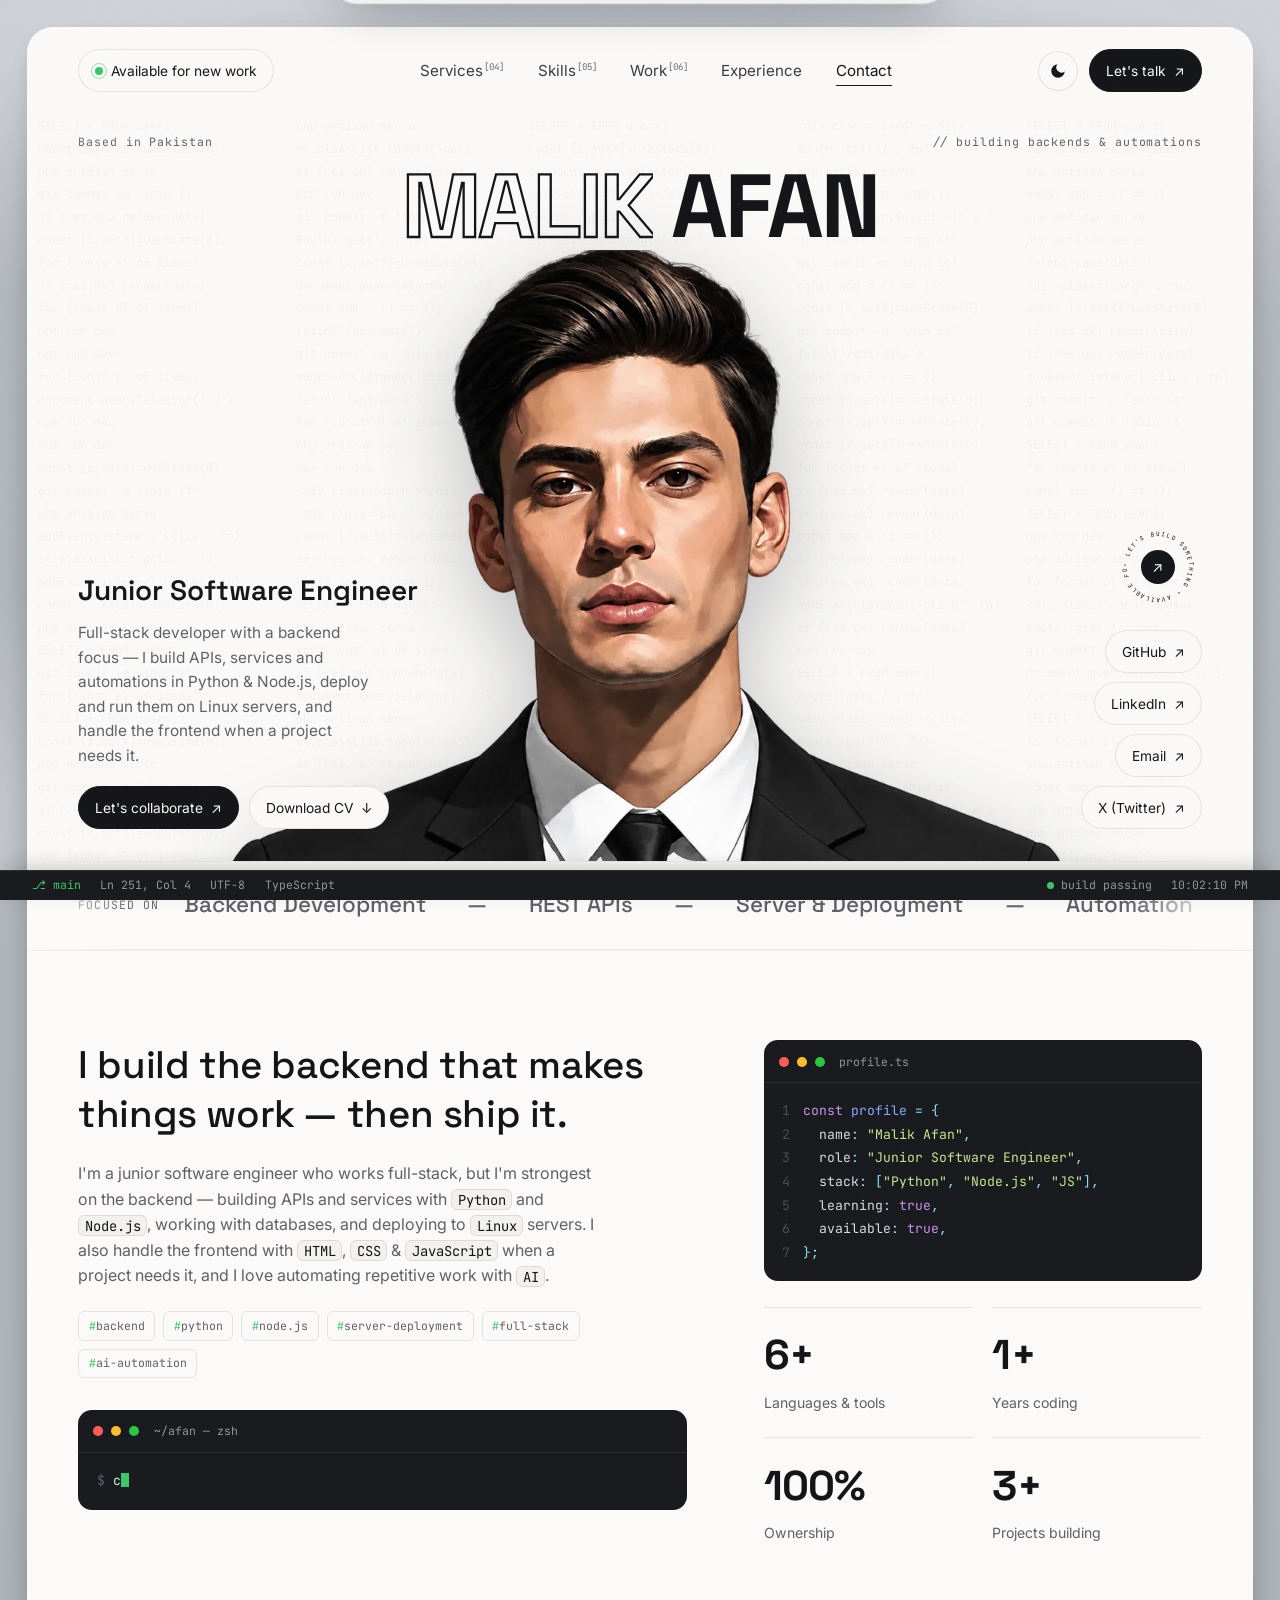
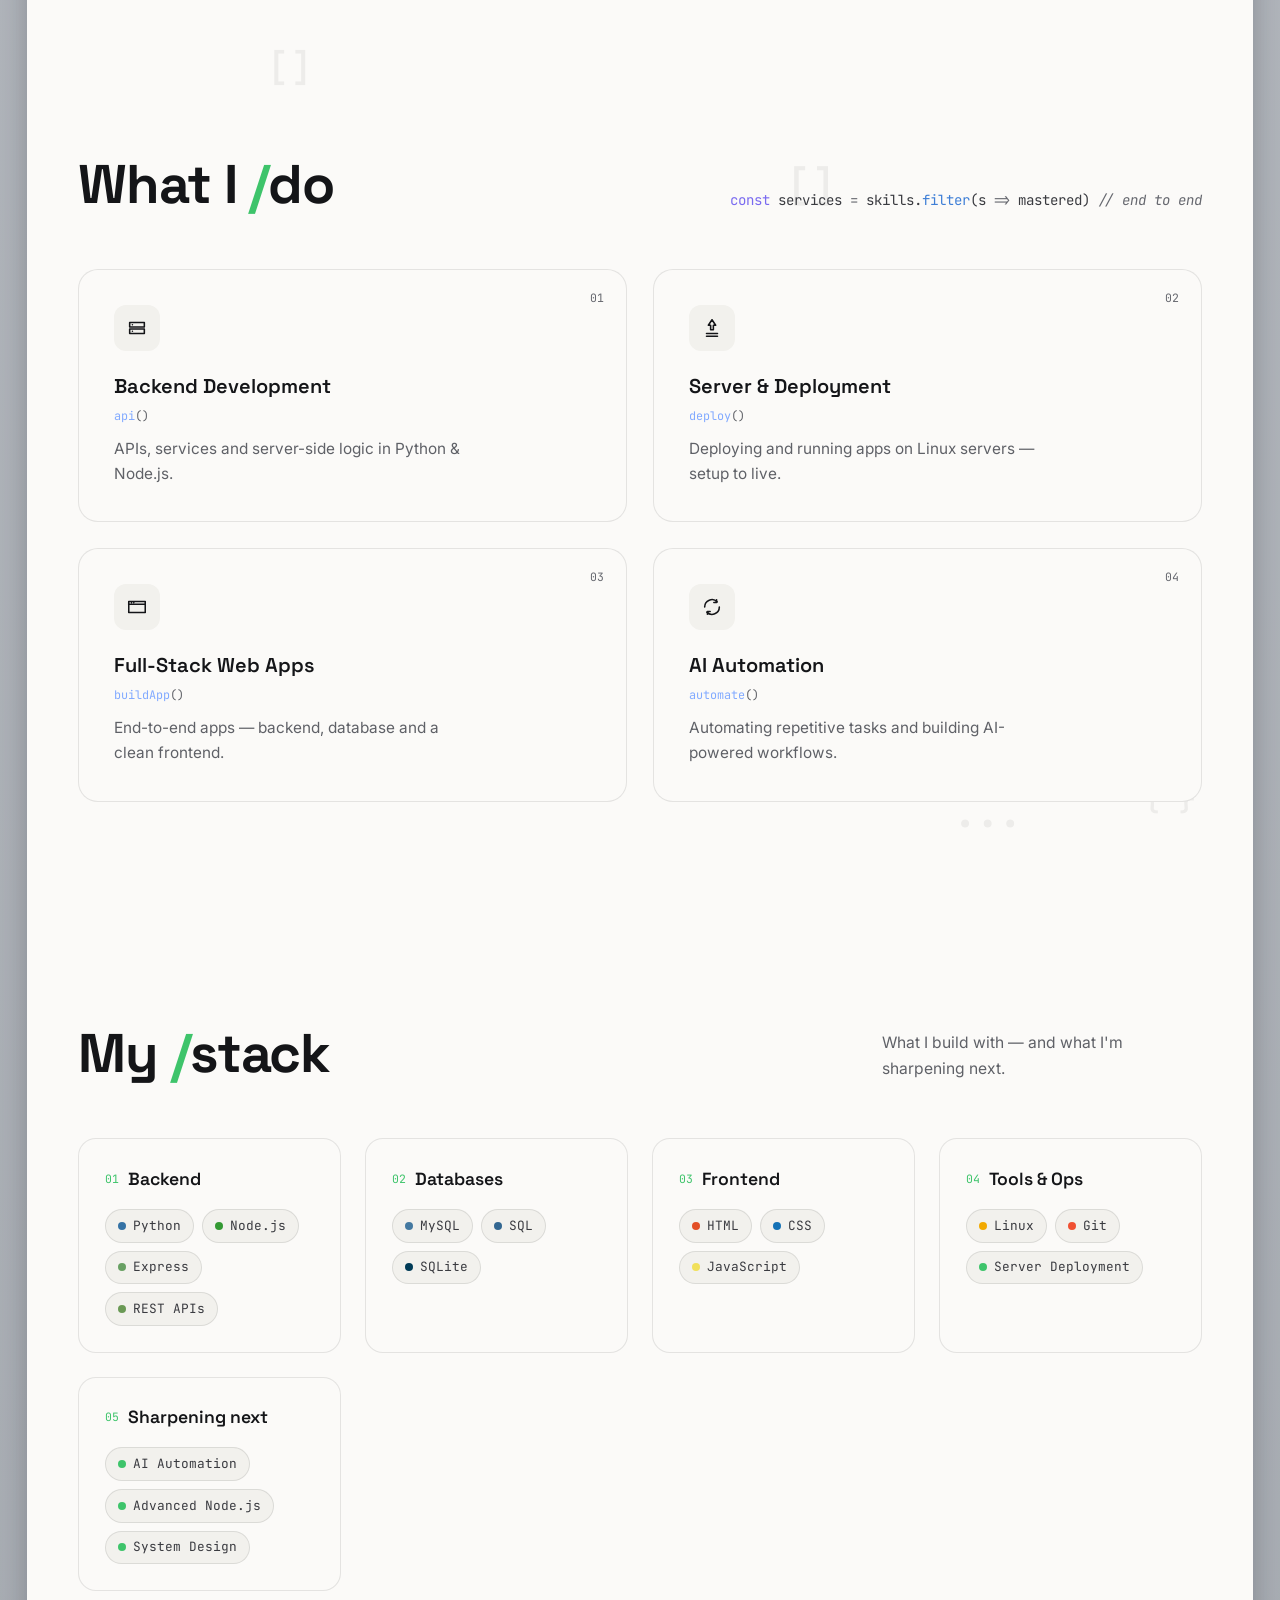
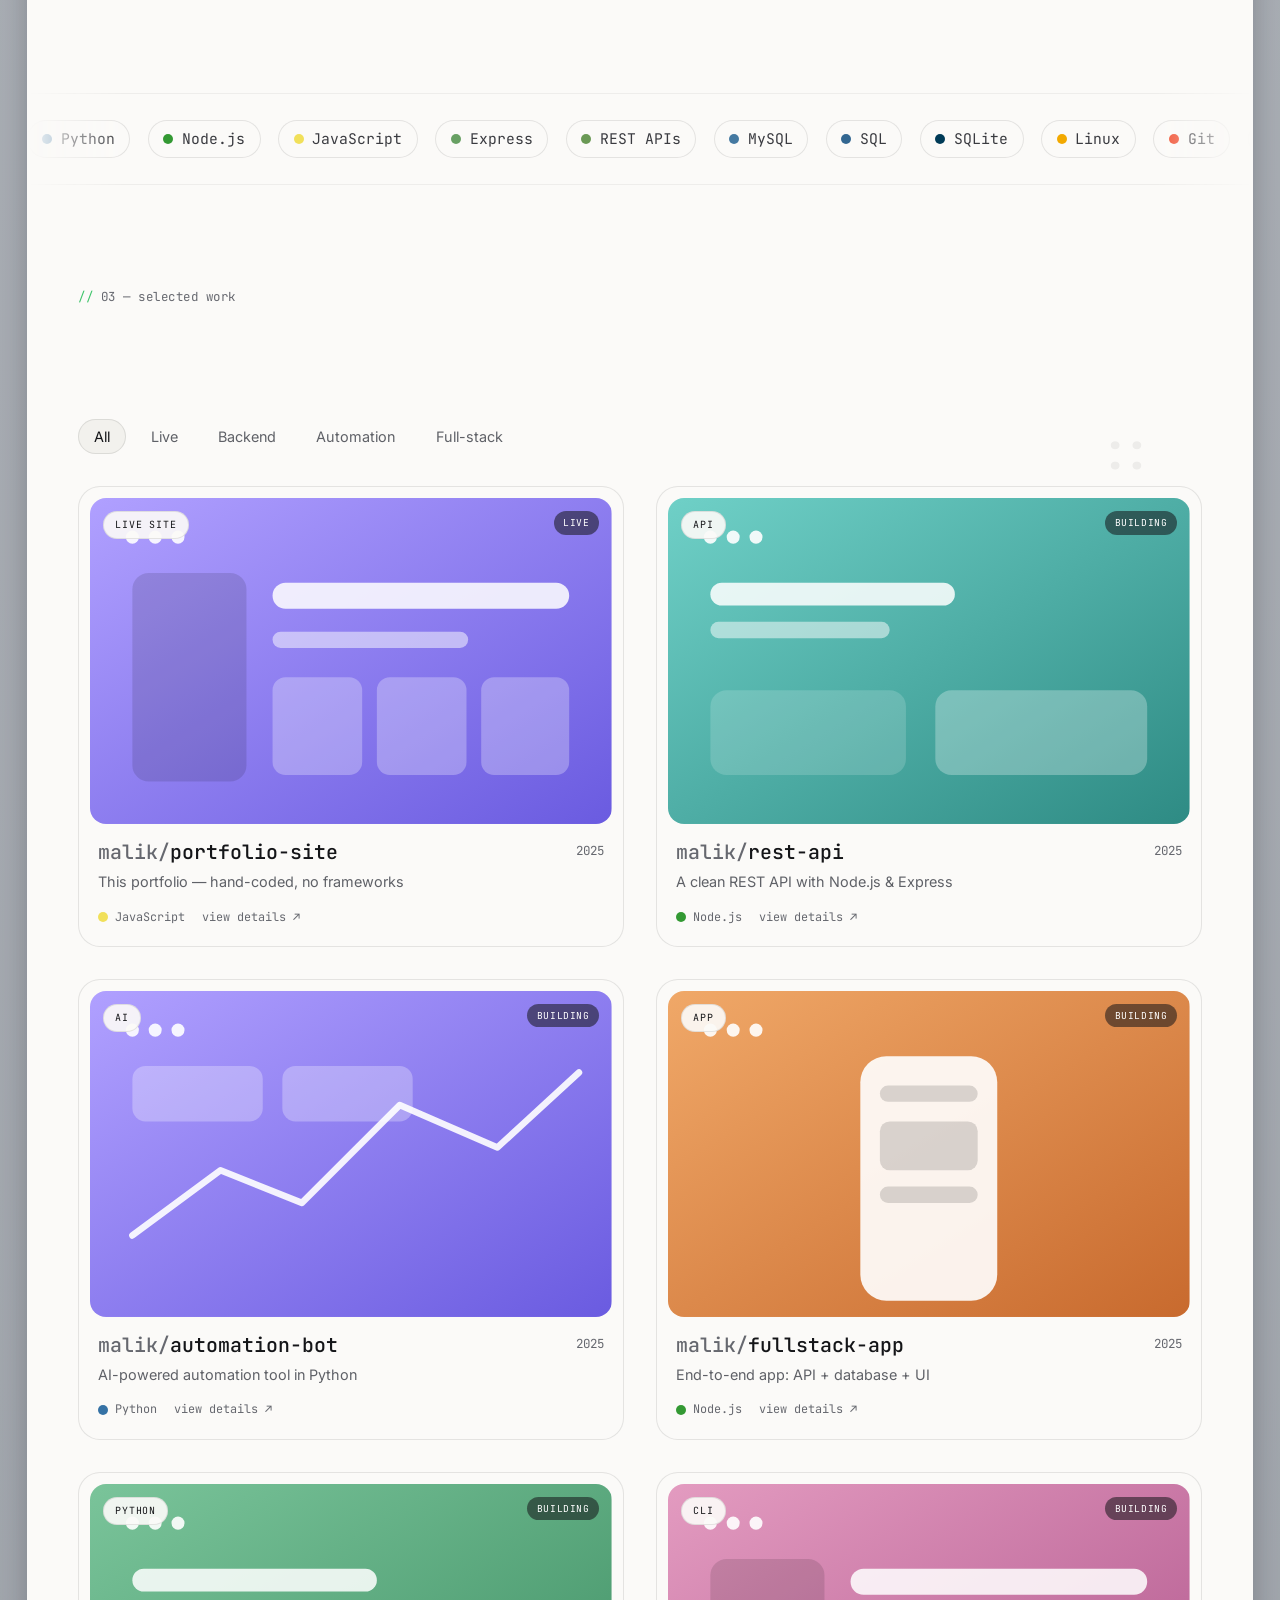
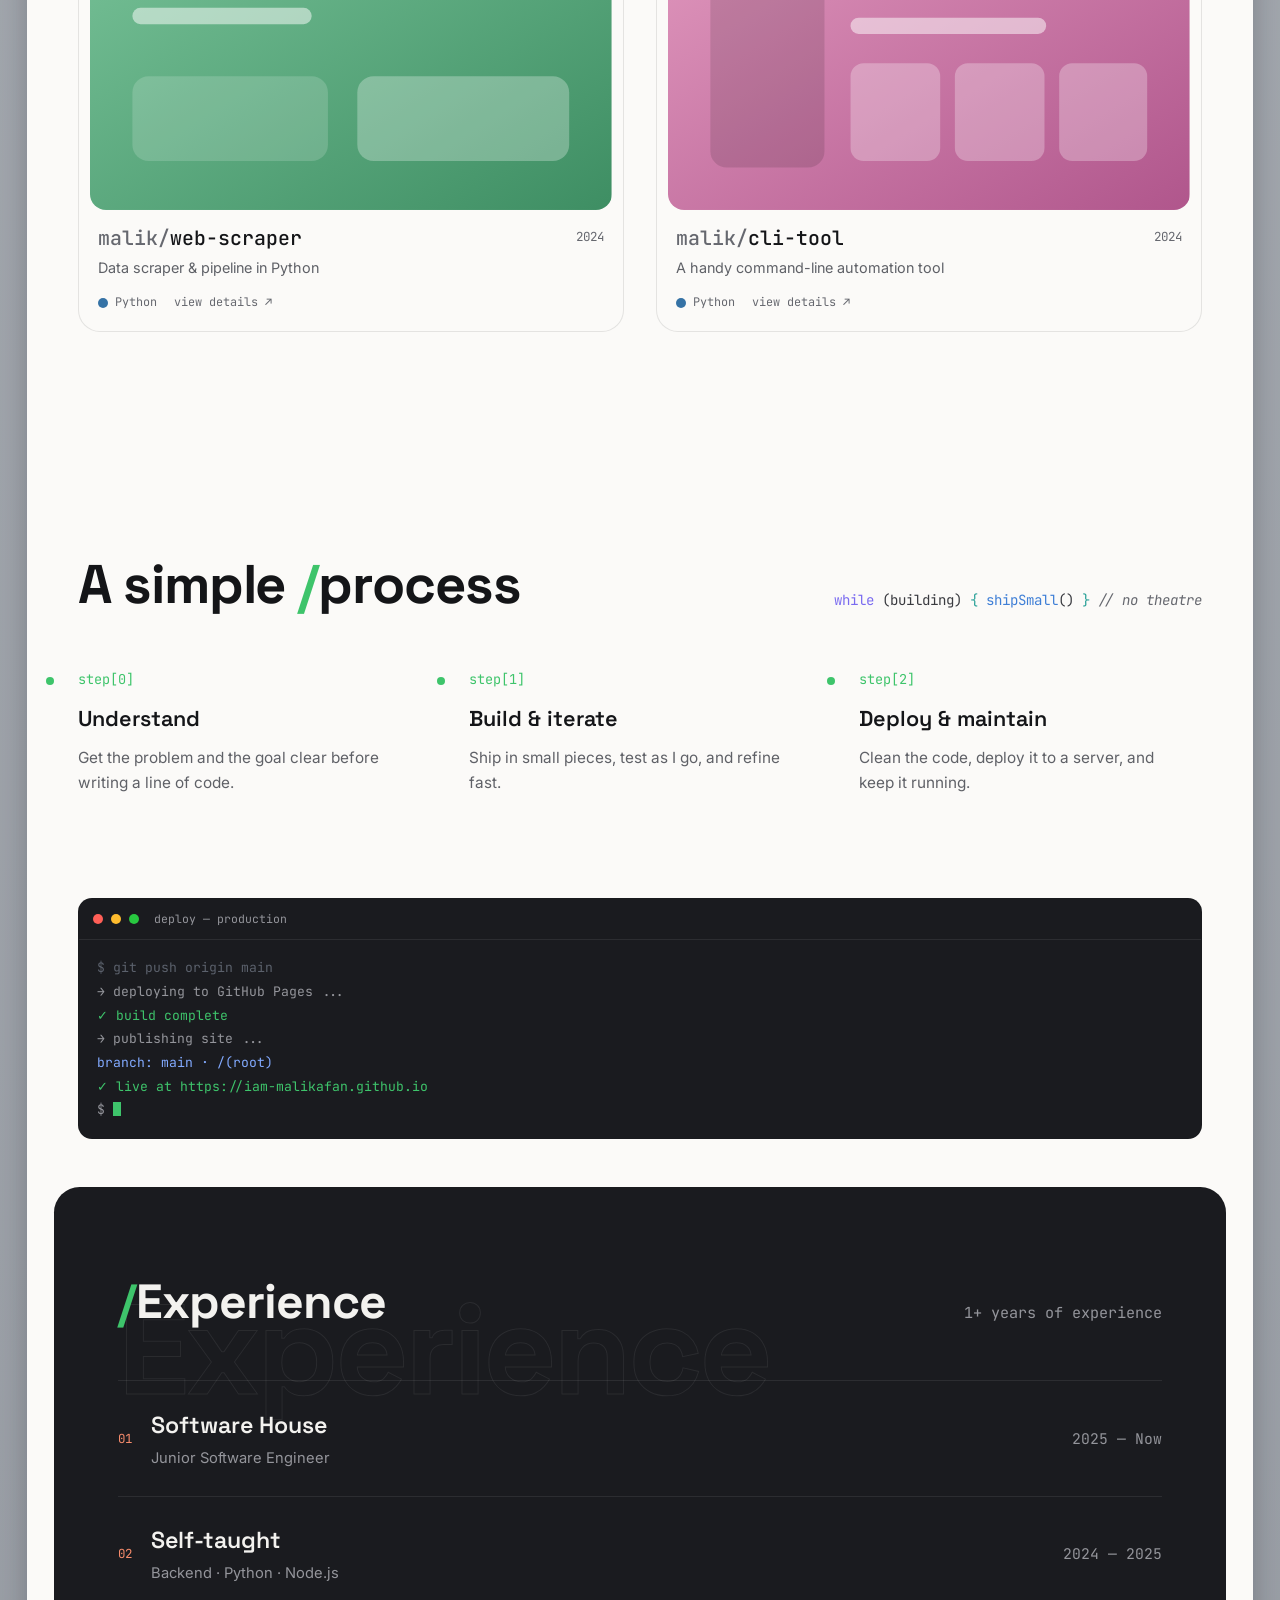
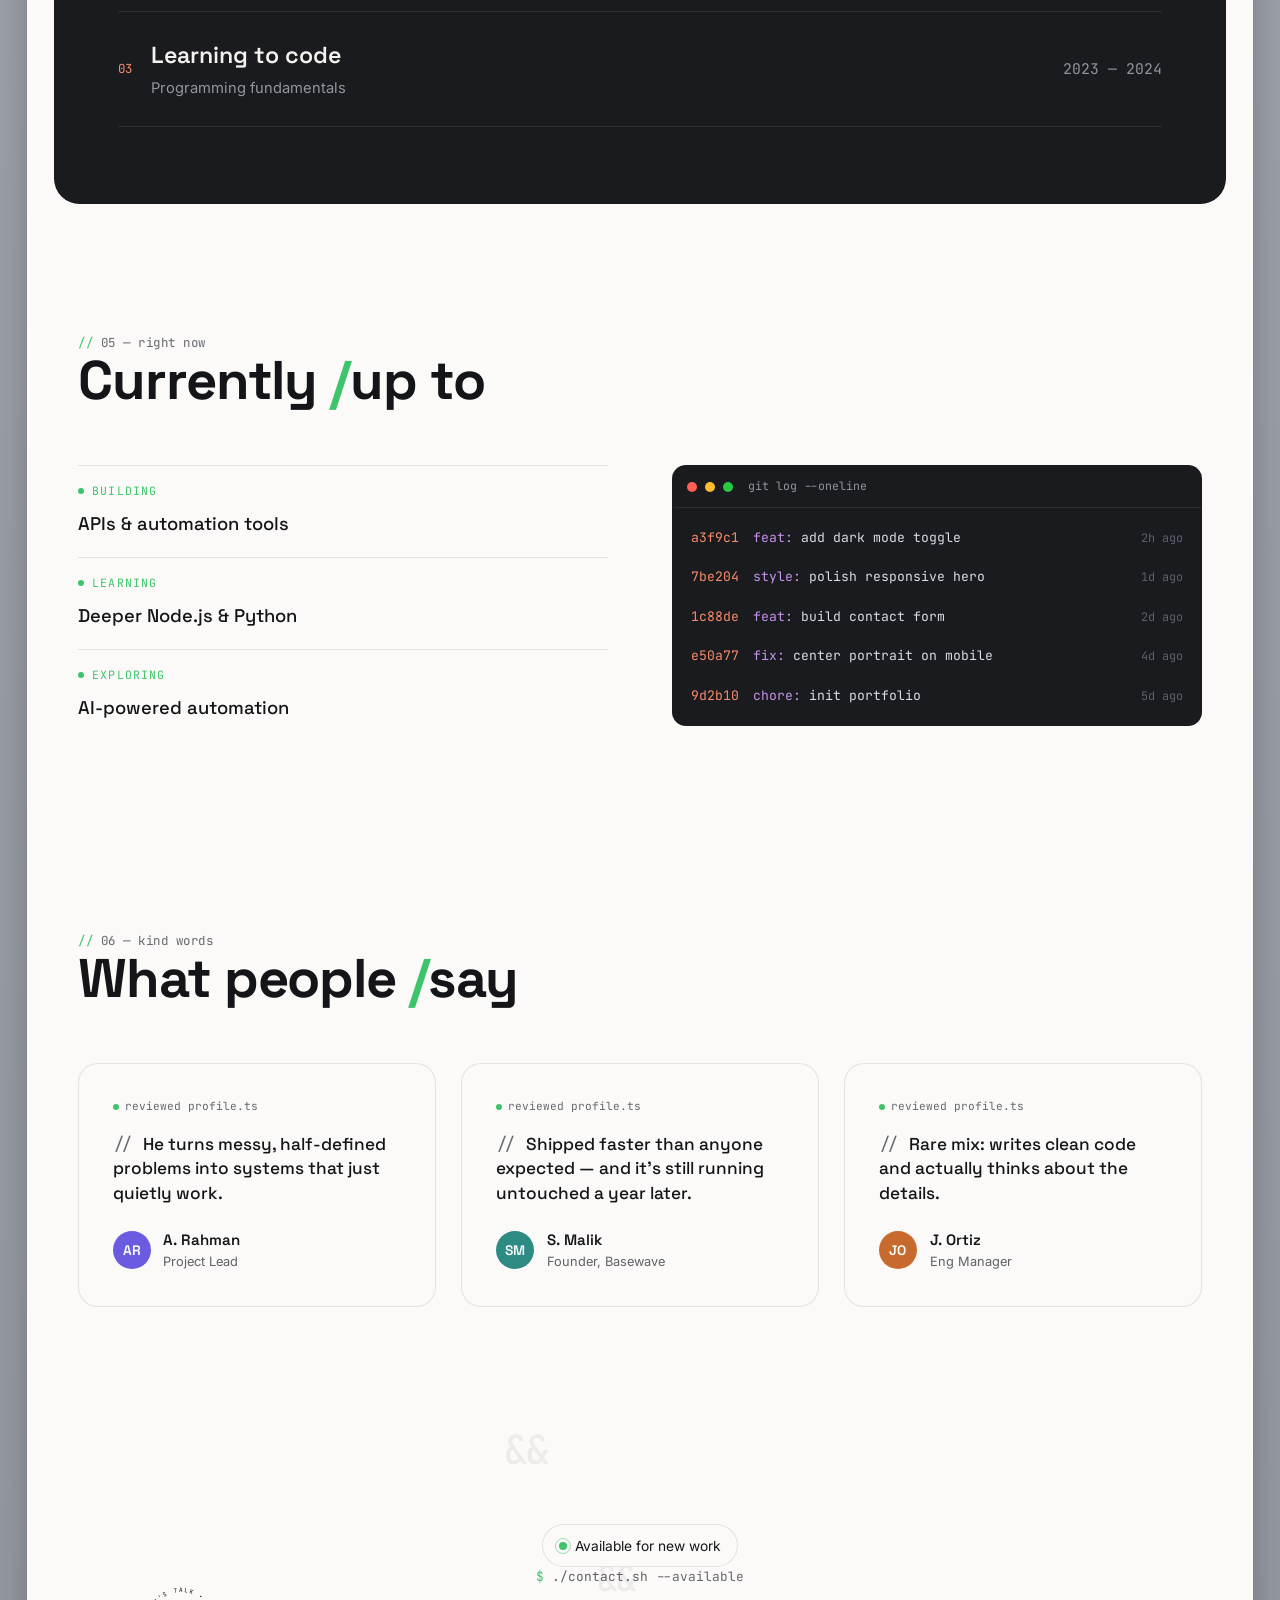
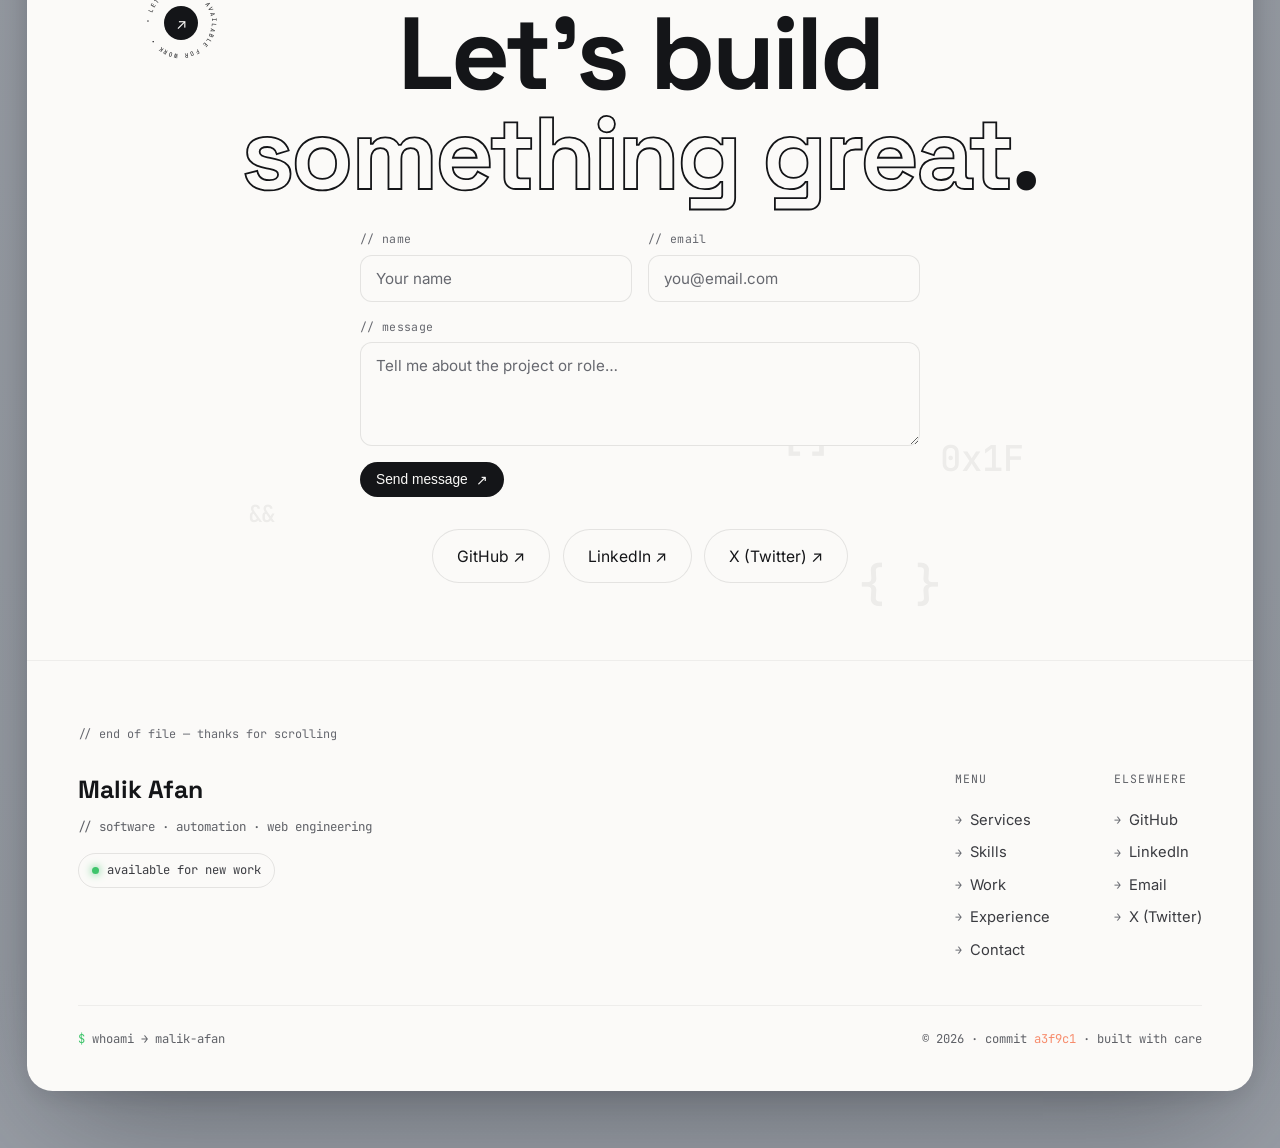
<file: index.html>
<!DOCTYPE html>
<html lang="en">
<head>
<meta charset="UTF-8" />
<meta name="viewport" content="width=device-width, initial-scale=1.0, viewport-fit=cover" />
<title>Malik Afan — Junior Software Engineer</title>
<meta name="description" content="Malik Afan — Junior Software Engineer building APIs, services and automations in Python & Node.js, with full-stack and AI-automation experience." />
<meta name="author" content="Malik Afan" />
<meta name="theme-color" content="#0c0e12" />
<link rel="canonical" href="https://iam-malikafan.github.io/" />
<link rel="icon" type="image/png" sizes="32x32" href="assets/favicon-32.png" />
<link rel="icon" type="image/png" sizes="192x192" href="assets/favicon-192.png" />
<link rel="apple-touch-icon" href="assets/apple-touch-icon.png" />
<link rel="icon" href="assets/favicon.ico" sizes="any" />
<!-- Open Graph -->
<meta property="og:type" content="website" />
<meta property="og:site_name" content="Malik Afan" />
<meta property="og:title" content="Malik Afan — Junior Software Engineer" />
<meta property="og:description" content="Full-stack developer with a backend focus — Python, Node.js, Linux, REST APIs & automation." />
<meta property="og:url" content="https://iam-malikafan.github.io/" />
<meta property="og:image" content="https://iam-malikafan.github.io/assets/og.jpg" />
<meta property="og:image:width" content="1200" />
<meta property="og:image:height" content="630" />
<!-- Twitter -->
<meta name="twitter:card" content="summary_large_image" />
<meta name="twitter:title" content="Malik Afan — Junior Software Engineer" />
<meta name="twitter:description" content="Full-stack developer with a backend focus — Python, Node.js, Linux, REST APIs & automation." />
<meta name="twitter:image" content="https://iam-malikafan.github.io/assets/og.jpg" />
<script>(function(){try{var t=localStorage.getItem('theme');if(!t)t=matchMedia('(prefers-color-scheme:dark)').matches?'dark':'light';document.documentElement.setAttribute('data-theme',t);}catch(e){document.documentElement.setAttribute('data-theme','light');}})();</script>
<link rel="preconnect" href="https://fonts.googleapis.com" />
<link rel="preconnect" href="https://fonts.gstatic.com" crossorigin />
<link rel="stylesheet" href="https://fonts.googleapis.com/css2?family=Space+Grotesk:wght@400;500;600;700&family=Inter:wght@400;500;600&family=JetBrains+Mono:wght@400;500&display=swap" media="print" onload="this.media='all'" />
<noscript><link rel="stylesheet" href="https://fonts.googleapis.com/css2?family=Space+Grotesk:wght@400;500;600;700&family=Inter:wght@400;500;600&family=JetBrains+Mono:wght@400;500&display=swap" /></noscript>
<link rel="stylesheet" href="css/style.css" />
</head>
<body>
<a class="skip-link" href="#hero">Skip to content</a>

<div class="sky"></div>
<div class="grain"></div>
<div id="loader"><div class="m" data-mark></div><div class="mono2">&gt; loading…</div><div class="t"><div class="b"></div></div></div>

<div class="floatbar">
  <span class="fb-name" data-fb-name></span>
  <span class="fb-links" data-fb-links></span>
  <a class="pill solid" href="#contact">Let's talk <span class="a">↗</span></a>
</div>

<div class="frame">
  <nav class="nav">
    <span class="pill" data-availability><span class="dot"></span></span>
    <div class="links" data-nav></div>
    <div class="nav-right">
      <button class="theme-toggle" data-theme-toggle aria-label="Toggle dark mode">
        <svg class="ic-moon" viewBox="0 0 24 24" width="18" height="18" aria-hidden="true"><path d="M21 12.8A9 9 0 1 1 11.2 3a7 7 0 0 0 9.8 9.8Z" fill="currentColor"/></svg>
        <svg class="ic-sun" viewBox="0 0 24 24" width="18" height="18" aria-hidden="true"><g fill="none" stroke="currentColor" stroke-width="2" stroke-linecap="round"><circle cx="12" cy="12" r="4"/><path d="M12 2v2M12 20v2M2 12h2M20 12h2M5 5l1.4 1.4M17.6 17.6 19 19M19 5l-1.4 1.4M6.4 17.6 5 19"/></g></svg>
      </button>
      <a class="pill solid" href="#contact" data-cursor>Let's talk <span class="a">↗</span></a>
      <button class="nav-toggle" aria-label="Menu"><span></span><span></span><span></span></button>
    </div>
  </nav>

  <main id="main">
  <section id="hero">
    <div class="coderain" aria-hidden="true"></div>
    <div class="blobs" aria-hidden="true">
      <div class="blob b1" data-depth="16"><div class="blob-i"></div></div>
      <div class="blob b2" data-depth="22"><div class="blob-i"></div></div>
    </div>
    <div class="hero-meta mono">
      <span><span class="k">Based in</span> <span data-loc></span></span>
      <span><span class="tk-com">//</span> <span data-current></span></span>
    </div>

    <h1 class="hero-name" data-hero-name></h1>

    <div class="hero-portrait">
      <img class="pf-img pf-light" src="assets/portrait.webp" alt="Portrait of Malik Afan" width="1200" height="843" decoding="async" fetchpriority="high" />
      <img class="pf-img pf-dark" src="assets/portrait-dark.webp" alt="Portrait of Malik Afan" width="1200" height="835" decoding="async" />
    </div>

    <div class="hero-foot">
      <div class="hero-role">
        <h2 data-role></h2>
        <p class="hero-blurb" data-blurb></p>
        <div class="hero-btns">
          <a class="pill solid" href="#work">Let's collaborate <span class="a">↗</span></a>
          <a class="pill" href="assets/cv.pdf" download data-cursor>Download CV <span class="a">↓</span></a>
        </div>
      </div>
      <div class="hero-right">
        <a class="badge2" href="#contact" aria-label="Let's build something">
          <svg viewBox="0 0 120 120"><defs><path id="bp2" d="M60,60 m-42,0 a42,42 0 1,1 84,0 a42,42 0 1,1 -84,0"/></defs><text><textPath href="#bp2">• let's build something • available for work </textPath></text></svg>
          <span class="ctr"><span>↗</span></span>
        </a>
        <div class="hero-socials" data-socials></div>
      </div>
    </div>
  </section>

  <div class="marquee clients"><span class="lab">Focused on</span><div class="mqwrap"><div class="mq-track cl rev" data-clients></div></div></div>

  <section class="about">
    <div>
      <p class="lead"><span class="mask reveal"><span data-lead></span></span></p>
      <p class="body reveal" data-body></p>
      <div class="taglist reveal" data-tags></div>
      <div class="codeblock term reveal" style="margin-top:2rem">
        <div class="cb-bar"><i></i><i></i><i></i><em>~/afan — zsh</em></div>
        <div class="cb-body"><span style="color:var(--c-com)">$</span> <span data-type></span><span class="cur"></span></div>
      </div>
    </div>
    <div class="about-r">
      <div class="codeblock reveal">
        <div class="cb-bar"><i></i><i></i><i></i><em>profile.ts</em></div>
        <div class="cb-body" data-profile></div>
      </div>
      <div class="stats" data-stats></div>
    </div>
  </section>

  <section id="services" class="section">
    <div class="chips-float" aria-hidden="true"></div>
    <div class="sec-head"><div><div class="sec-idx reveal"><b>//</b> 01 — services</div><h2 class="sec-title reveal">What I <span class="slash">/</span>do</h2></div><p class="sec-note reveal code-note"><span class="tk-kw">const</span> services <span class="op">=</span> skills.<span class="tk-fn">filter</span>(s <span class="op">=></span> mastered)<span class="tk-com">  // end to end</span></p></div>
    <div class="svc-grid" data-services></div>
  </section>

  <section id="skills" class="section">
    <div class="sec-head"><div><div class="sec-idx reveal"><b>//</b> 02 — skills</div><h2 class="sec-title reveal">My <span class="slash">/</span>stack</h2></div><p class="sec-note reveal">What I build with — and what I'm sharpening next.</p></div>
    <div class="skills-grid" data-skills></div>
  </section>

  <div class="marquee"><div class="mq-track tech" data-marquee></div></div>

  <section id="work" class="section">
    <div class="chips-float" aria-hidden="true"></div>
    <div class="sec-head"><div><div class="sec-idx reveal"><b>//</b> 03 — selected work</div><h2 class="sec-title reveal"><span class="slash">/</span>Selected Work</h2></div><a class="pill reveal" href="#work" data-cursor>View all <span class="a">↗</span></a></div>
    <div class="work-bar reveal"><div class="tabs" data-tabs></div></div>
    <div class="work-grid" data-projects></div>
  </section>

  <section id="process" class="section">
    <div class="sec-head"><div><div class="sec-idx reveal"><b>//</b> 04 — how I work</div><h2 class="sec-title reveal">A simple <span class="slash">/</span>process</h2></div><p class="sec-note reveal code-note"><span class="tk-kw">while</span> (building) <span class="pun">{</span> <span class="tk-fn">shipSmall</span>() <span class="pun">}</span><span class="tk-com">  // no theatre</span></p></div>
    <div class="process" data-process></div>
  </section>

  <section class="deploy reveal">
    <div class="codeblock">
      <div class="cb-bar"><i></i><i></i><i></i><em>deploy — production</em></div>
      <div class="cb-body" data-deploy></div>
    </div>
  </section>

  <section id="experience" class="exp-panel reveal">
    <div class="exp-top"><span class="exp-ghost">Experience</span><h2 class="exp-title"><span class="slash">/</span>Experience</h2><span class="exp-years" data-years></span></div>
    <div class="exp-list" data-experience></div>
  </section>

  <section id="now" class="section">
    <div class="sec-head"><div><div class="sec-idx reveal"><b>//</b> 05 — right now</div><h2 class="sec-title reveal">Currently <span class="slash">/</span>up to</h2></div></div>
    <div class="now-wrap">
      <div class="now-list" data-now></div>
      <div class="codeblock gitlog reveal">
        <div class="cb-bar"><i></i><i></i><i></i><em>git log --oneline</em></div>
        <div class="cb-body" data-gitlog></div>
      </div>
    </div>
  </section>

  <section id="testimonials" class="section">
    <div class="sec-head"><div><div class="sec-idx reveal"><b>//</b> 06 — kind words</div><h2 class="sec-title reveal">What people <span class="slash">/</span>say</h2></div></div>
    <div class="tcards" data-testimonials></div>
  </section>

  <section id="contact" class="contact">
    <div class="chips-float" aria-hidden="true"></div>
    <a class="badge2 c-badge" href="#contact" data-cursor aria-label="Let's talk"><svg viewBox="0 0 120 120"><text><textPath href="#bp2">• let's talk • available for work • </textPath></text></svg><span class="ctr"><span>↗</span></span></a>
    <span class="pill ava reveal" data-availability2><span class="dot"></span></span>
    <div class="prompt reveal"><span class="p">$</span> ./contact.sh <span style="color:var(--faint)">--available</span></div>
    <h2 class="reveal" data-contact-title></h2>
    <form class="contact-form reveal" data-contact-form novalidate>
      <div class="cf-grid">
        <label class="cf-field"><span class="cf-lab">// name</span><input type="text" name="name" required autocomplete="name" placeholder="Your name" /></label>
        <label class="cf-field"><span class="cf-lab">// email</span><input type="email" name="email" required autocomplete="email" placeholder="you@email.com" /></label>
      </div>
      <label class="cf-field"><span class="cf-lab">// message</span><textarea name="message" rows="4" required placeholder="Tell me about the project or role…"></textarea></label>
      <div class="cf-actions">
        <button type="submit" class="pill solid cf-send">Send message <span class="a">↗</span></button>
        <span class="cf-note" data-cf-note aria-live="polite"></span>
      </div>
    </form>
    <div class="cta reveal" data-contact-cta></div>
  </section>
  </main>

  <footer class="foot">
    <div class="foot-cmt">// end of file — thanks for scrolling</div>
    <div class="foot-grid">
      <div class="fbrand-col">
        <div class="fbrand" data-fbrand></div>
        <p class="ftag">// software · automation · web engineering</p>
        <span class="fstatus"><i></i> available for new work</span>
      </div>
      <div class="fcol" data-fnav></div>
      <div class="fcol" data-fsocial></div>
    </div>
    <div class="fbot">
      <span><span class="p">$</span> whoami → malik-afan</span>
      <span>© 2026 · commit <span class="hash">a3f9c1</span> · built with care</span>
    </div>
  </footer>
</div>

<div class="statusbar">
  <span class="seg accent">⎇ main</span>
  <span class="seg hide-sm" data-lncol>Ln 42, Col 8</span>
  <span class="seg hide-sm">UTF-8</span>
  <span class="seg">TypeScript</span>
  <span class="seg push"><span class="blink"></span> build passing</span>
  <span class="seg" data-clock>--:--:--</span>
</div>

<div class="hover-preview"></div>

<script src="js/main.js"></script>
</body>
</html>
</file>
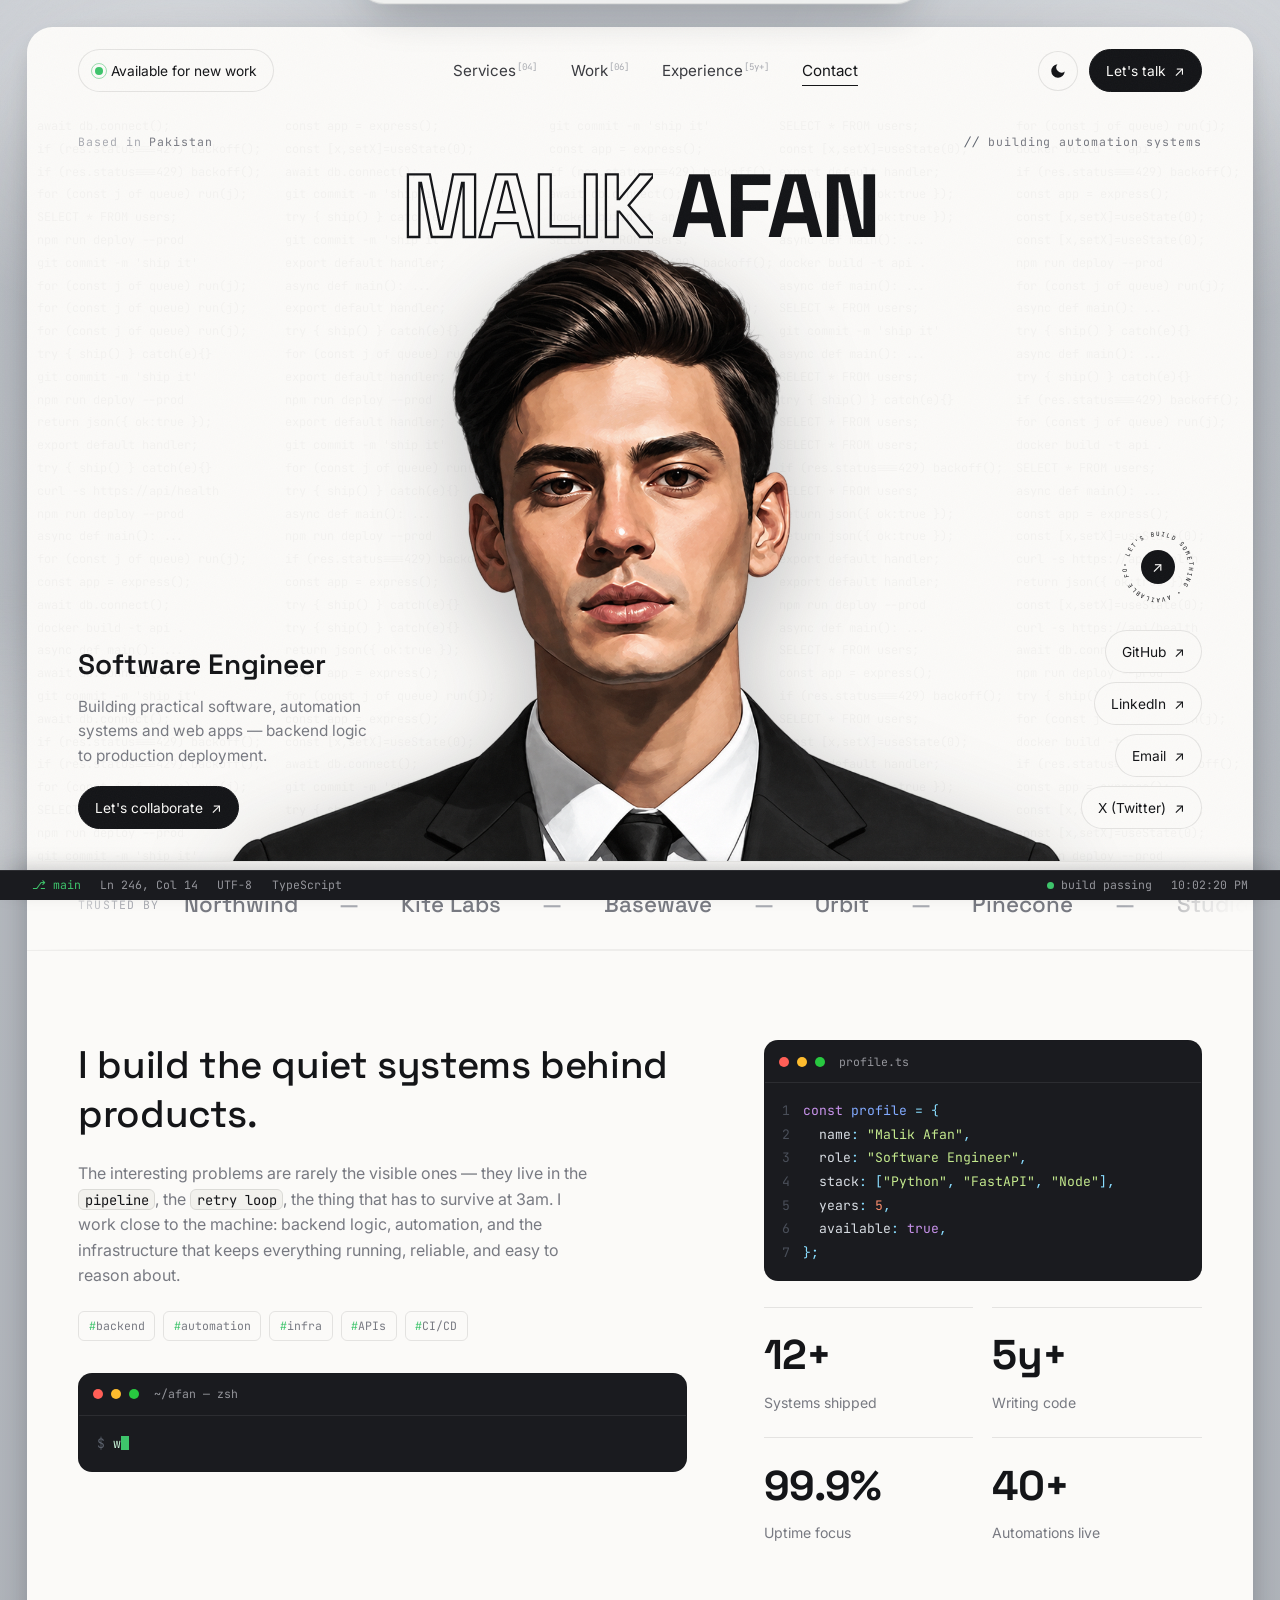
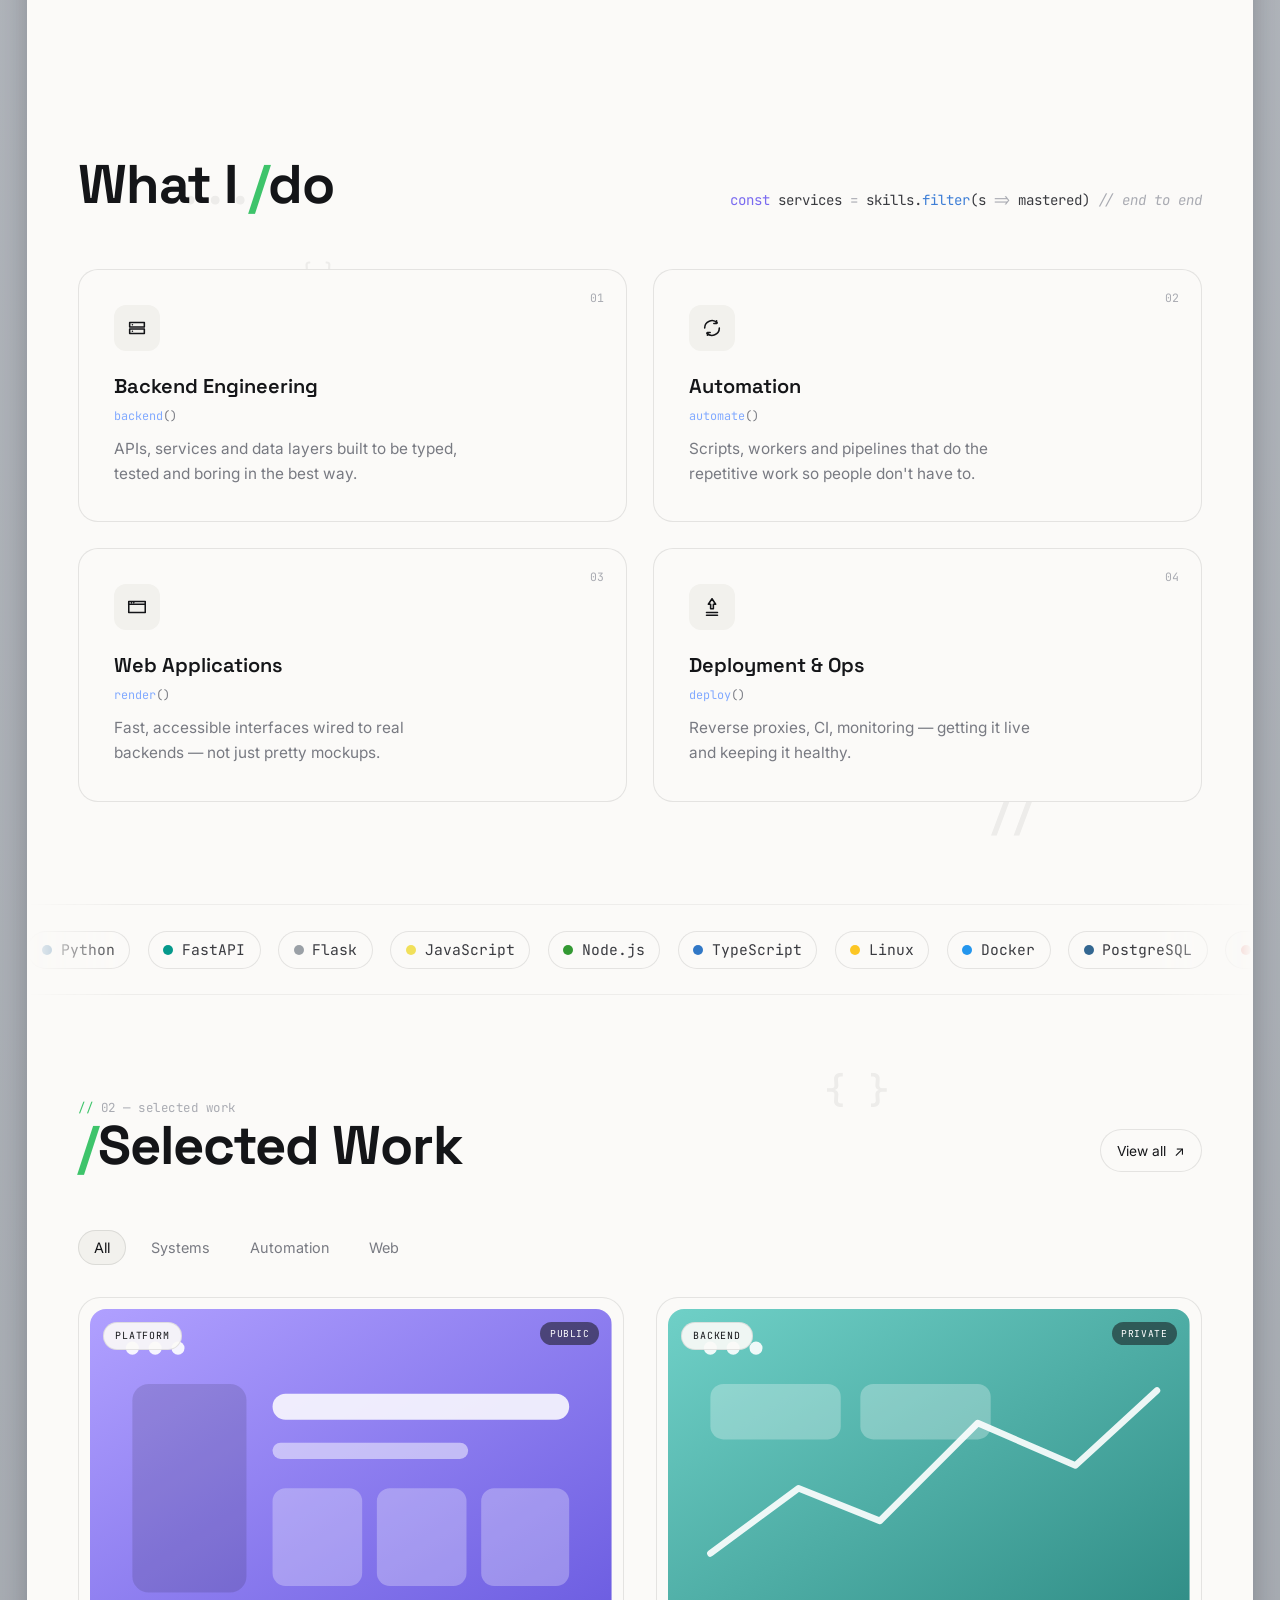
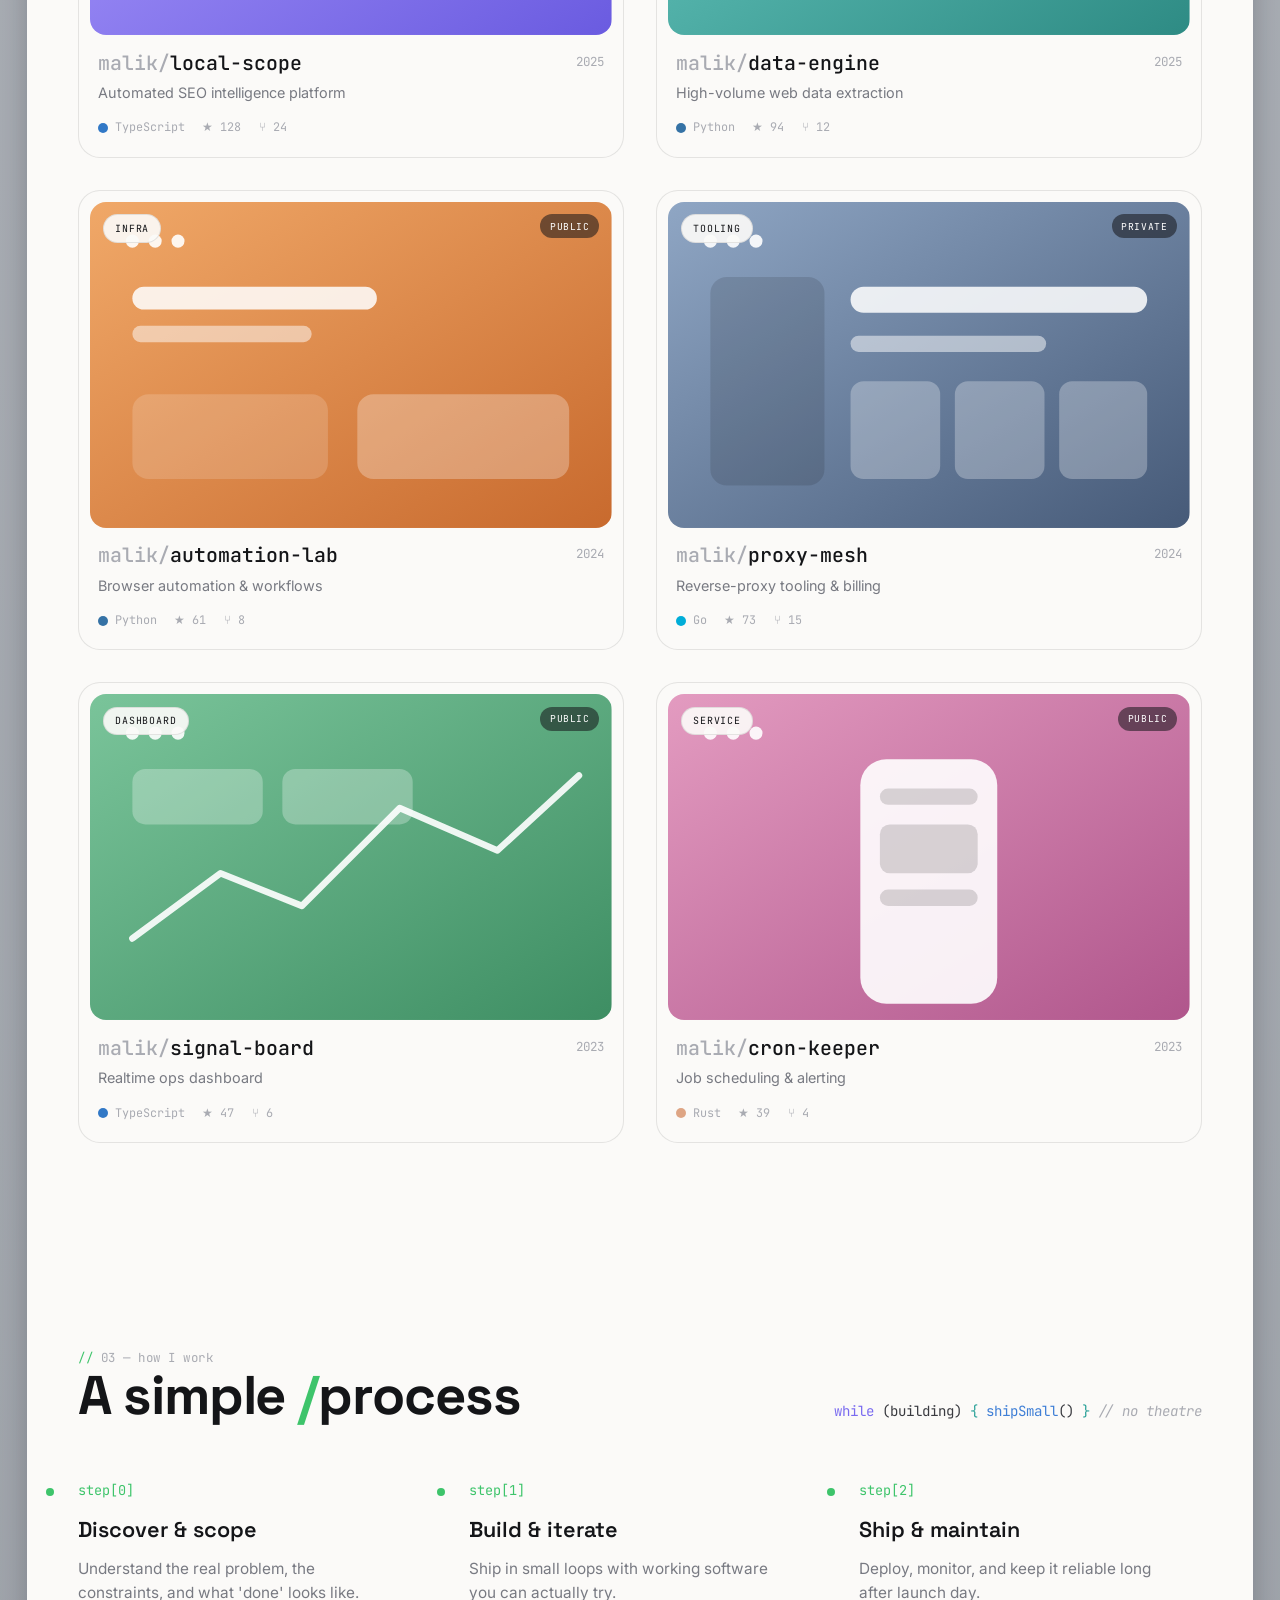
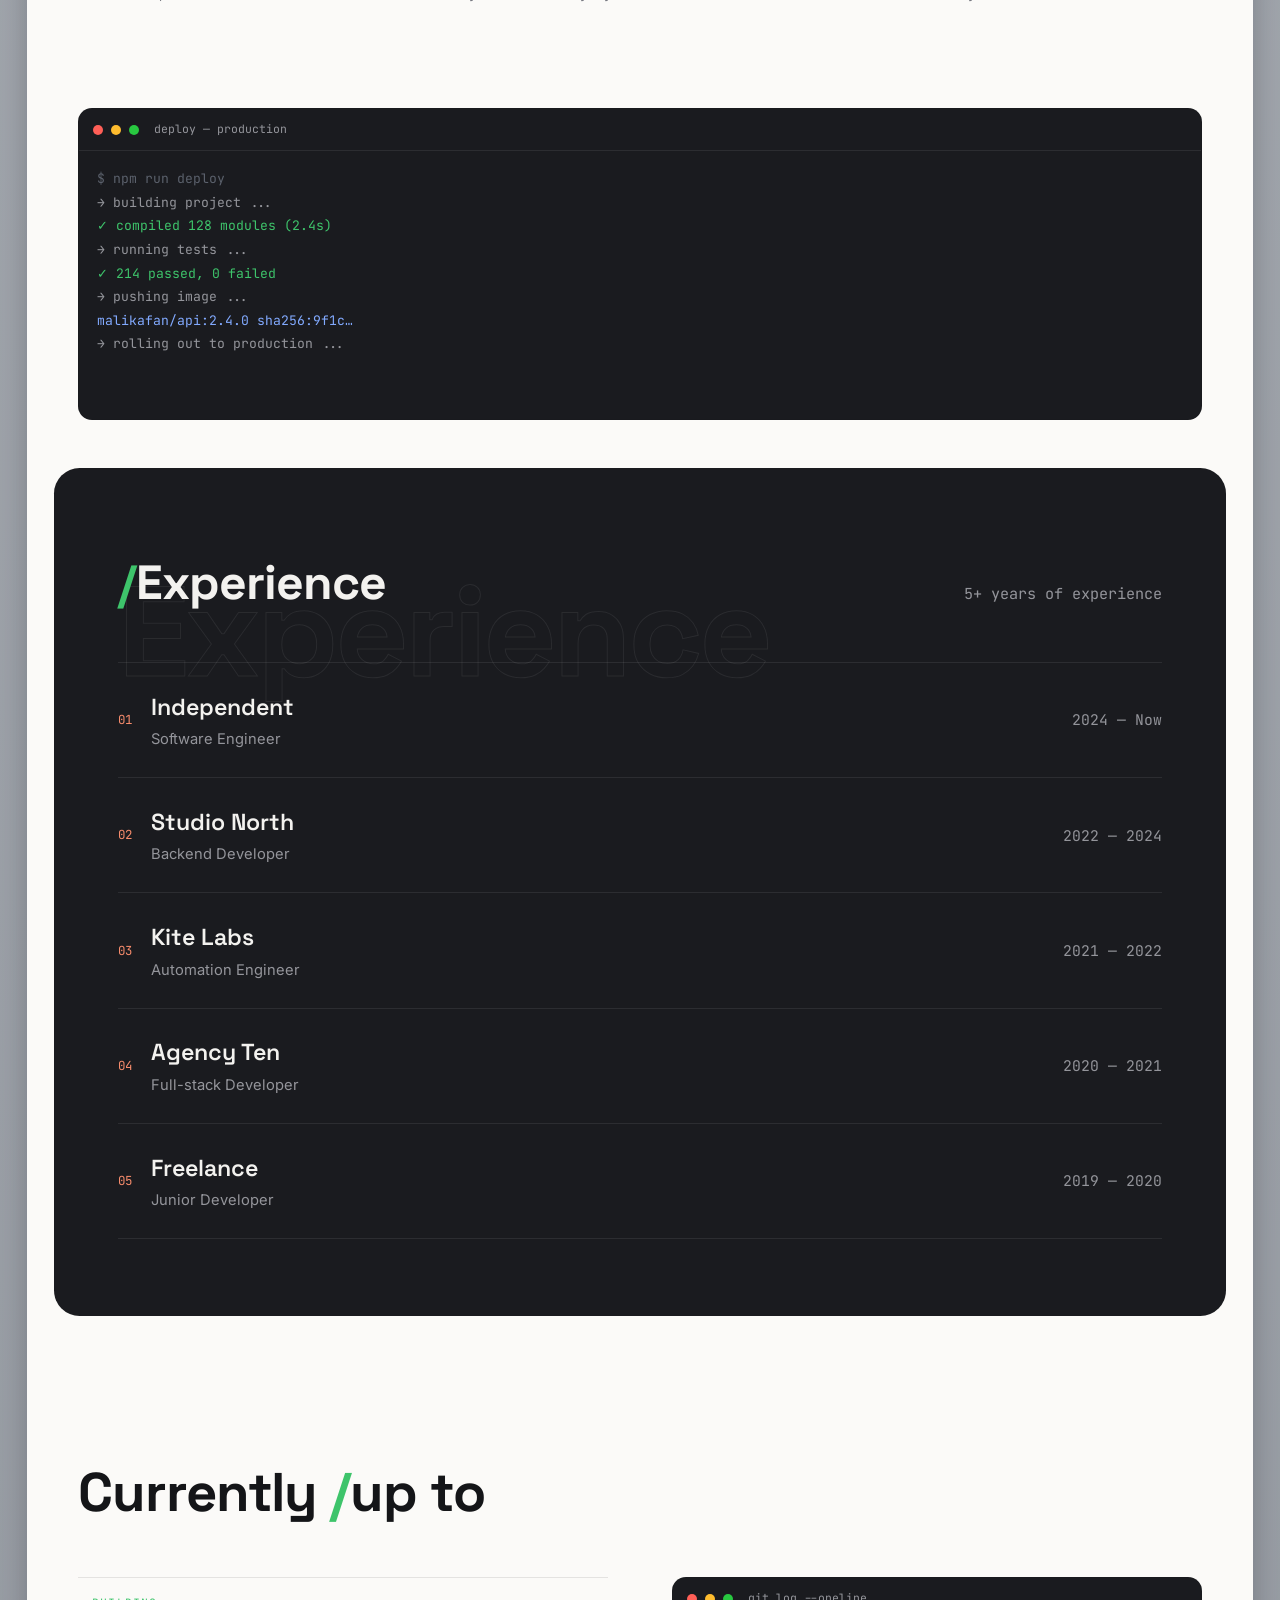
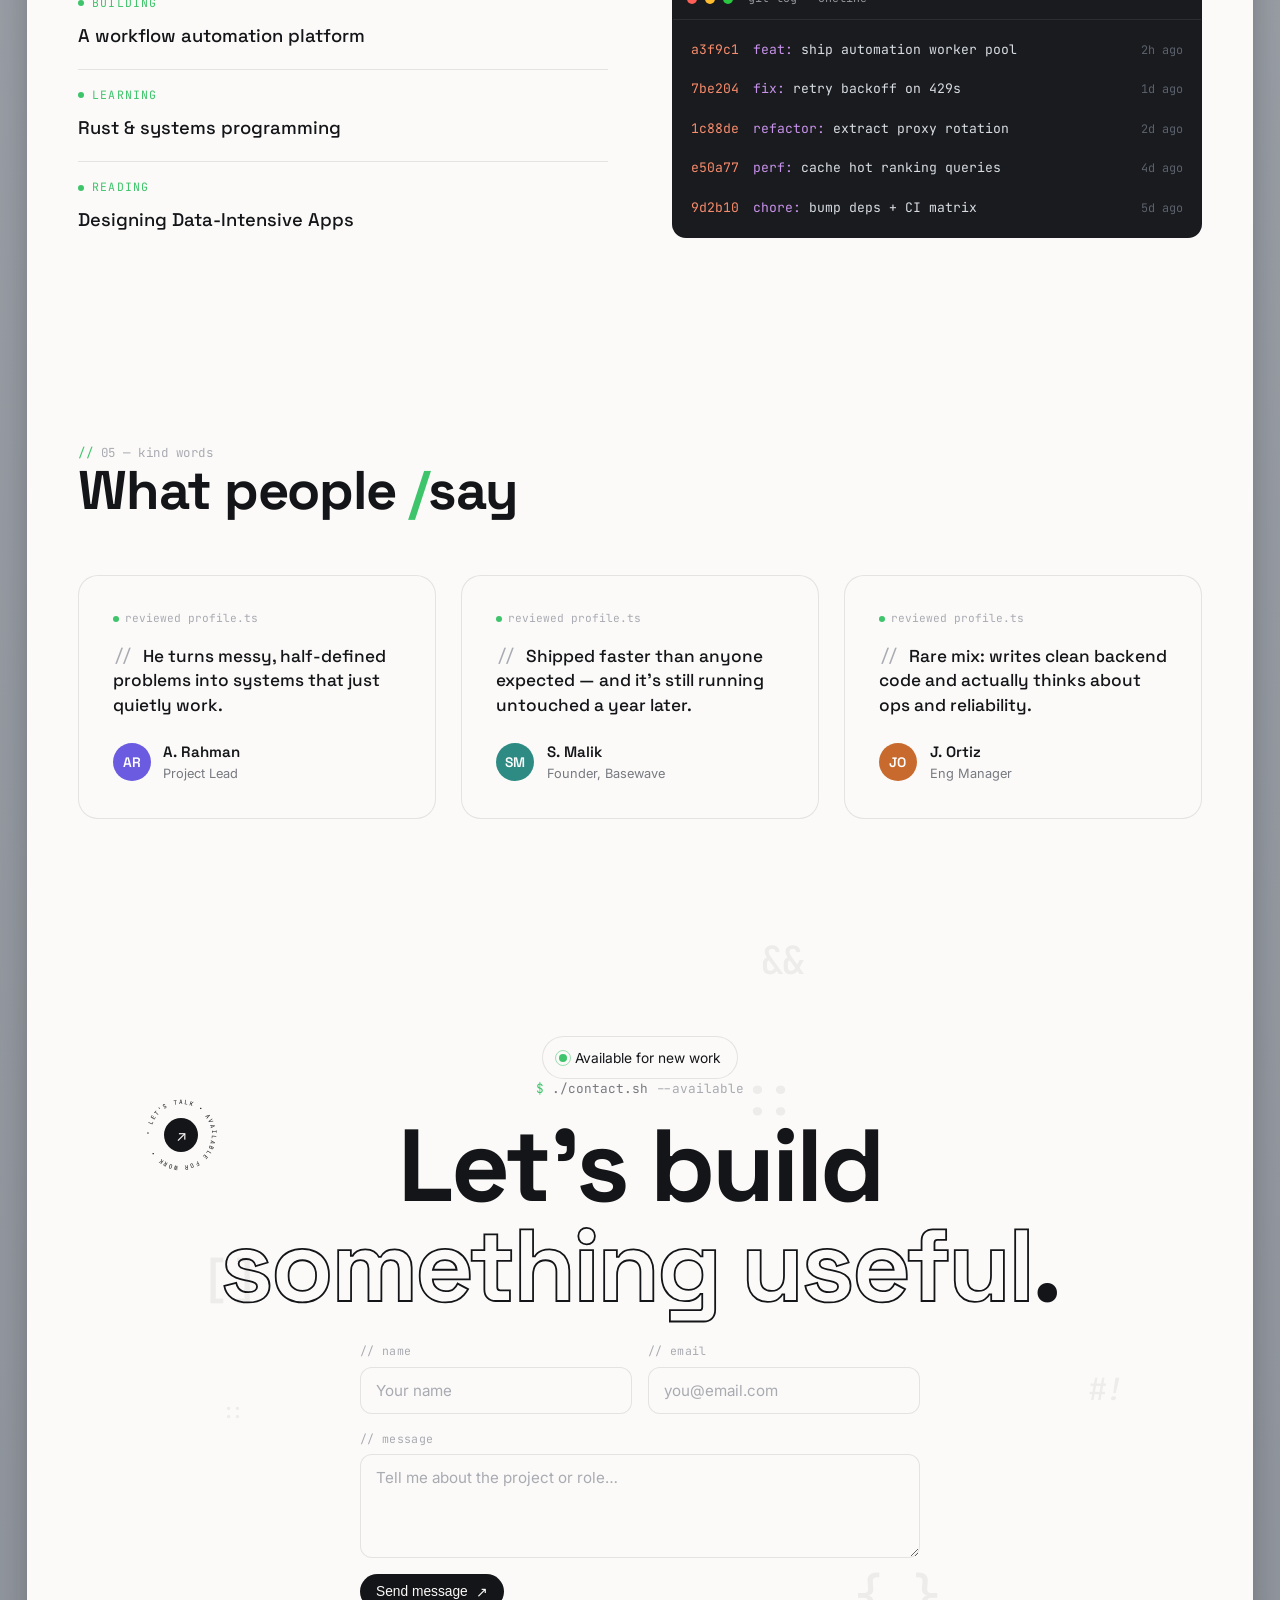
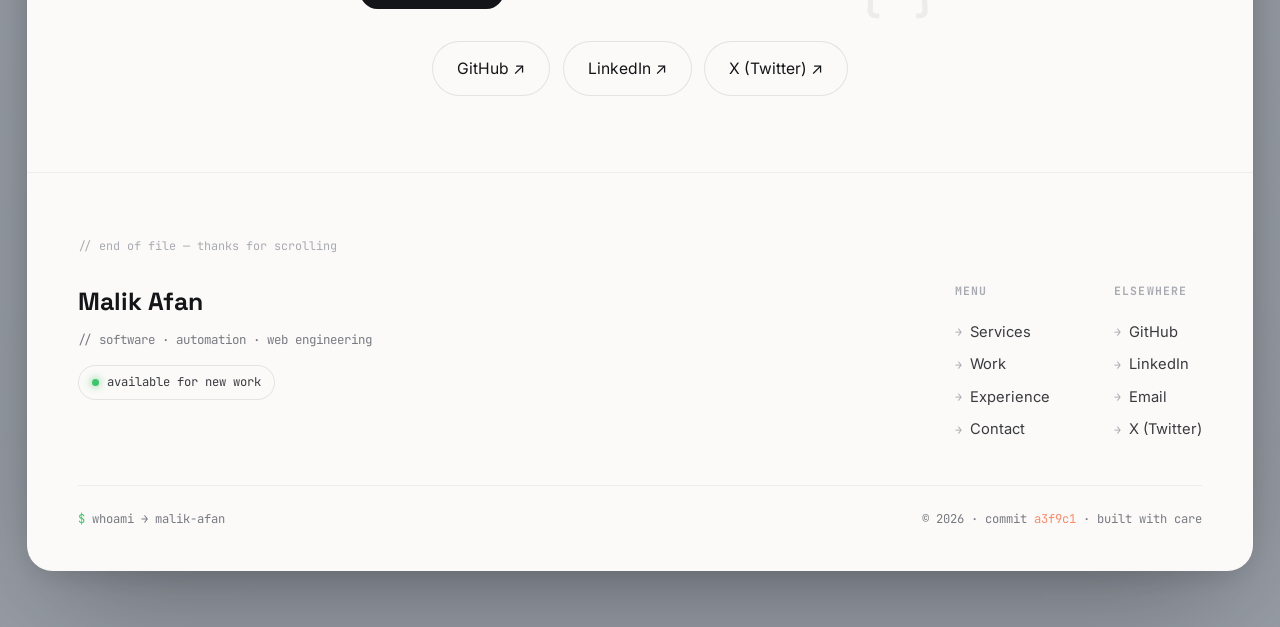
<file: malik-portfolio/index.html>
<!DOCTYPE html>
<html lang="en">
<head>
<meta charset="UTF-8" />
<meta name="viewport" content="width=device-width, initial-scale=1.0, viewport-fit=cover" />
<title>Malik Afan — Software Engineer</title>
<meta name="description" content="Personal portfolio — software, automation and web engineering." />
<script>(function(){try{var t=localStorage.getItem('theme');if(!t)t=matchMedia('(prefers-color-scheme:dark)').matches?'dark':'light';document.documentElement.setAttribute('data-theme',t);}catch(e){document.documentElement.setAttribute('data-theme','light');}})();</script>
<link rel="preconnect" href="https://fonts.googleapis.com" />
<link rel="preconnect" href="https://fonts.gstatic.com" crossorigin />
<link href="https://fonts.googleapis.com/css2?family=Space+Grotesk:wght@400;500;600;700&family=Inter:wght@400;500;600&family=JetBrains+Mono:wght@400;500&display=swap" rel="stylesheet" />
<link rel="stylesheet" href="css/style.css" />
</head>
<body>

<div class="sky"></div>
<div class="grain"></div>
<div id="loader"><div class="m" data-mark></div><div class="mono2">&gt; loading…</div><div class="t"><div class="b"></div></div></div>

<div class="floatbar">
  <span class="fb-name" data-fb-name></span>
  <span class="fb-links" data-fb-links></span>
  <a class="pill solid" href="#contact">Let's talk <span class="a">↗</span></a>
</div>

<div class="frame">
  <nav class="nav">
    <span class="pill" data-availability><span class="dot"></span></span>
    <div class="links" data-nav></div>
    <div class="nav-right">
      <button class="theme-toggle" data-theme-toggle aria-label="Toggle dark mode">
        <svg class="ic-moon" viewBox="0 0 24 24" width="18" height="18" aria-hidden="true"><path d="M21 12.8A9 9 0 1 1 11.2 3a7 7 0 0 0 9.8 9.8Z" fill="currentColor"/></svg>
        <svg class="ic-sun" viewBox="0 0 24 24" width="18" height="18" aria-hidden="true"><g fill="none" stroke="currentColor" stroke-width="2" stroke-linecap="round"><circle cx="12" cy="12" r="4"/><path d="M12 2v2M12 20v2M2 12h2M20 12h2M5 5l1.4 1.4M17.6 17.6 19 19M19 5l-1.4 1.4M6.4 17.6 5 19"/></g></svg>
      </button>
      <a class="pill solid" href="#contact" data-cursor>Let's talk <span class="a">↗</span></a>
      <button class="nav-toggle" aria-label="Menu"><span></span><span></span><span></span></button>
    </div>
  </nav>

  <section id="hero">
    <div class="coderain" aria-hidden="true"></div>
    <div class="blobs" aria-hidden="true">
      <div class="blob b1" data-depth="16"><div class="blob-i"></div></div>
      <div class="blob b2" data-depth="22"><div class="blob-i"></div></div>
    </div>
    <div class="hero-meta mono">
      <span><span class="k">Based in</span> <span data-loc></span></span>
      <span><span class="tk-com">//</span> <span data-current></span></span>
    </div>

    <h1 class="hero-name" data-hero-name></h1>

    <div class="hero-portrait">
      <img class="pf-img pf-light" src="assets/portrait.png" alt="Malik Afan" />
      <img class="pf-img pf-dark" src="assets/portrait-dark.png" alt="Malik Afan" />
    </div>

    <div class="hero-foot">
      <div class="hero-role">
        <h2 data-role></h2>
        <p class="hero-blurb" data-blurb></p>
        <a class="pill solid" href="#work">Let's collaborate <span class="a">↗</span></a>
      </div>
      <div class="hero-right">
        <a class="badge2" href="#contact" aria-label="Let's build something">
          <svg viewBox="0 0 120 120"><defs><path id="bp2" d="M60,60 m-42,0 a42,42 0 1,1 84,0 a42,42 0 1,1 -84,0"/></defs><text><textPath href="#bp2">• let's build something • available for work </textPath></text></svg>
          <span class="ctr"><span>↗</span></span>
        </a>
        <div class="hero-socials" data-socials></div>
      </div>
    </div>
  </section>

  <div class="marquee clients"><span class="lab">Trusted by</span><div class="mqwrap"><div class="mq-track cl rev" data-clients></div></div></div>

  <section class="about">
    <div>
      <p class="lead"><span class="mask reveal"><span data-lead></span></span></p>
      <p class="body reveal" data-body></p>
      <div class="taglist reveal" data-tags></div>
      <div class="codeblock term reveal" style="margin-top:2rem">
        <div class="cb-bar"><i></i><i></i><i></i><em>~/afan — zsh</em></div>
        <div class="cb-body"><span style="color:var(--c-com)">$</span> <span data-type></span><span class="cur"></span></div>
      </div>
    </div>
    <div class="about-r">
      <div class="codeblock reveal">
        <div class="cb-bar"><i></i><i></i><i></i><em>profile.ts</em></div>
        <div class="cb-body" data-profile></div>
      </div>
      <div class="stats" data-stats></div>
    </div>
  </section>

  <section id="services" class="section">
    <div class="chips-float" aria-hidden="true"></div>
    <div class="sec-head"><div><div class="sec-idx reveal"><b>//</b> 01 — services</div><h2 class="sec-title reveal">What I <span class="slash">/</span>do</h2></div><p class="sec-note reveal code-note"><span class="tk-kw">const</span> services <span class="op">=</span> skills.<span class="tk-fn">filter</span>(s <span class="op">=></span> mastered)<span class="tk-com">  // end to end</span></p></div>
    <div class="svc-grid" data-services></div>
  </section>

  <div class="marquee"><div class="mq-track tech" data-marquee></div></div>

  <section id="work" class="section">
    <div class="chips-float" aria-hidden="true"></div>
    <div class="sec-head"><div><div class="sec-idx reveal"><b>//</b> 02 — selected work</div><h2 class="sec-title reveal"><span class="slash">/</span>Selected Work</h2></div><a class="pill reveal" href="#work" data-cursor>View all <span class="a">↗</span></a></div>
    <div class="work-bar reveal"><div class="tabs" data-tabs></div></div>
    <div class="work-grid" data-projects></div>
  </section>

  <section id="process" class="section">
    <div class="sec-head"><div><div class="sec-idx reveal"><b>//</b> 03 — how I work</div><h2 class="sec-title reveal">A simple <span class="slash">/</span>process</h2></div><p class="sec-note reveal code-note"><span class="tk-kw">while</span> (building) <span class="pun">{</span> <span class="tk-fn">shipSmall</span>() <span class="pun">}</span><span class="tk-com">  // no theatre</span></p></div>
    <div class="process" data-process></div>
  </section>

  <section class="deploy reveal">
    <div class="codeblock">
      <div class="cb-bar"><i></i><i></i><i></i><em>deploy — production</em></div>
      <div class="cb-body" data-deploy></div>
    </div>
  </section>

  <section id="experience" class="exp-panel reveal">
    <div class="exp-top"><span class="exp-ghost">Experience</span><h2 class="exp-title"><span class="slash">/</span>Experience</h2><span class="exp-years" data-years></span></div>
    <div class="exp-list" data-experience></div>
  </section>

  <section id="now" class="section">
    <div class="sec-head"><div><div class="sec-idx reveal"><b>//</b> 04 — right now</div><h2 class="sec-title reveal">Currently <span class="slash">/</span>up to</h2></div></div>
    <div class="now-wrap">
      <div class="now-list" data-now></div>
      <div class="codeblock gitlog reveal">
        <div class="cb-bar"><i></i><i></i><i></i><em>git log --oneline</em></div>
        <div class="cb-body" data-gitlog></div>
      </div>
    </div>
  </section>

  <section id="testimonials" class="section">
    <div class="sec-head"><div><div class="sec-idx reveal"><b>//</b> 05 — kind words</div><h2 class="sec-title reveal">What people <span class="slash">/</span>say</h2></div></div>
    <div class="tcards" data-testimonials></div>
  </section>

  <section id="contact" class="contact">
    <div class="chips-float" aria-hidden="true"></div>
    <a class="badge2 c-badge" href="#contact" data-cursor aria-label="Let's talk"><svg viewBox="0 0 120 120"><text><textPath href="#bp2">• let's talk • available for work • </textPath></text></svg><span class="ctr"><span>↗</span></span></a>
    <span class="pill ava reveal" data-availability2><span class="dot"></span></span>
    <div class="prompt reveal"><span class="p">$</span> ./contact.sh <span style="color:var(--faint)">--available</span></div>
    <h2 class="reveal" data-contact-title></h2>
    <form class="contact-form reveal" data-contact-form novalidate>
      <div class="cf-grid">
        <label class="cf-field"><span class="cf-lab">// name</span><input type="text" name="name" required autocomplete="name" placeholder="Your name" /></label>
        <label class="cf-field"><span class="cf-lab">// email</span><input type="email" name="email" required autocomplete="email" placeholder="you@email.com" /></label>
      </div>
      <label class="cf-field"><span class="cf-lab">// message</span><textarea name="message" rows="4" required placeholder="Tell me about the project or role…"></textarea></label>
      <div class="cf-actions">
        <button type="submit" class="pill solid cf-send">Send message <span class="a">↗</span></button>
        <span class="cf-note" data-cf-note aria-live="polite"></span>
      </div>
    </form>
    <div class="cta reveal" data-contact-cta></div>
  </section>

  <footer class="foot">
    <div class="foot-cmt">// end of file — thanks for scrolling</div>
    <div class="foot-grid">
      <div class="fbrand-col">
        <div class="fbrand" data-fbrand></div>
        <p class="ftag">// software · automation · web engineering</p>
        <span class="fstatus"><i></i> available for new work</span>
      </div>
      <div class="fcol" data-fnav></div>
      <div class="fcol" data-fsocial></div>
    </div>
    <div class="fbot">
      <span><span class="p">$</span> whoami → malik-afan</span>
      <span>© 2026 · commit <span class="hash">a3f9c1</span> · built with care</span>
    </div>
  </footer>
</div>

<div class="statusbar">
  <span class="seg accent">⎇ main</span>
  <span class="seg hide-sm" data-lncol>Ln 42, Col 8</span>
  <span class="seg hide-sm">UTF-8</span>
  <span class="seg">TypeScript</span>
  <span class="seg push"><span class="blink"></span> build passing</span>
  <span class="seg" data-clock>--:--:--</span>
</div>

<div class="hover-preview"></div>

<script src="js/main.js"></script>
</body>
</html>
</file>
<file: css/style.css>
/* ============================ Malik Afan — portfolio ============================ */
:root{
  --sky-1:#C7CBD1; --sky-2:#AEB3BA; --sky-3:#989DA5;
  --card:#FBFAF8; --card-2:#F2F1ED; --card-3:#EAE8E2;
  --ink:#141518; --ink-2:#3A3B40; --dim:#5F6167; --faint:#66686F;
  --line:rgba(20,21,24,0.10); --line-2:rgba(20,21,24,0.055);
  --dark:#1A1B1F; --dark-2:#212228; --dark-line:rgba(255,255,255,0.08);
  --d-text:#F3F2EF; --d-dim:#94959B;
  --green:#3EC46B; --violet:#7A6BF0; --pill:#141518;
  --c-kw:#C792EA; --c-str:#C3E88D; --c-num:#F78C6C; --c-prop:#82AAFF; --c-com:#5B616C; --c-punc:#89DDFF; --c-fn:#82AAFF;
  --fd:"Space Grotesk", system-ui, sans-serif;
  --fb:"Inter", system-ui, sans-serif;
  --fm:"JetBrains Mono", ui-monospace, Menlo, Consolas, monospace;
  --frame:clamp(9px, 2.1vw, 32px);
  --pad:clamp(1.15rem, 4vw, 3.8rem);
  --r:clamp(18px, 2vw, 30px);
  --sb:30px;
  --ease:cubic-bezier(.22,.68,.32,1);
}
*{ margin:0; padding:0; box-sizing:border-box; }
html{ -webkit-text-size-adjust:100%; scroll-behavior:smooth; }
body{ font-family:var(--fb); color:var(--ink); font-weight:400; line-height:1.6; overflow-x:hidden;
  -webkit-font-smoothing:antialiased; text-rendering:optimizeLegibility; background:linear-gradient(180deg, var(--sky-1), var(--sky-3)); }
a{ color:inherit; text-decoration:none; } svg{ display:block; }
::selection{ background:var(--ink); color:var(--card); }
html:not(.js) .reveal, html:not(.js) .mask>*{ opacity:1 !important; transform:none !important; }
html:not(.js) #loader{ display:none; }

.skip-link{ position:fixed; top:-60px; left:12px; z-index:10001; background:var(--ink); color:var(--card); padding:.6rem 1rem; border-radius:8px; font-size:.9rem; text-decoration:none; transition:top .2s var(--ease); }
.skip-link:focus{ top:12px; }
.sky{ position:fixed; inset:0; z-index:0; pointer-events:none; overflow:hidden; }
.sky::before{ content:""; position:absolute; inset:-10%; filter:blur(6px);
  background:radial-gradient(40vw 30vw at 20% 18%, rgba(255,255,255,.55), transparent 60%),
    radial-gradient(46vw 32vw at 82% 16%, rgba(255,255,255,.42), transparent 62%),
    radial-gradient(50vw 34vw at 65% 88%, rgba(255,255,255,.4), transparent 62%),
    radial-gradient(38vw 30vw at 8% 84%, rgba(255,255,255,.34), transparent 60%); }
.grain{ position:fixed; inset:0; z-index:590; pointer-events:none; opacity:.028;
  background-image:url("data:image/svg+xml,%3Csvg xmlns='http://www.w3.org/2000/svg'%3E%3Cfilter id='n'%3E%3CfeTurbulence type='fractalNoise' baseFrequency='0.85' numOctaves='2' stitchTiles='stitch'/%3E%3C/filter%3E%3Crect width='100%25' height='100%25' filter='url(%23n)'/%3E%3C/svg%3E"); }

.frame{ position:relative; z-index:2; margin:var(--frame) var(--frame) calc(var(--sb) + var(--frame)); background:var(--card); border-radius:var(--r);
  box-shadow:0 40px 120px -30px rgba(30,34,40,.5), 0 8px 30px -10px rgba(30,34,40,.22); overflow:hidden; }

.pill{ display:inline-flex; align-items:center; gap:.5rem; border:1px solid var(--line); border-radius:100px; padding:.6rem 1rem; font-size:.86rem; background:var(--card); white-space:nowrap;
  transition:border-color .3s var(--ease), background-color .3s var(--ease), color .3s var(--ease), transform .3s var(--ease); }
.pill:hover{ border-color:var(--ink); transform:translateY(-2px); }
.pill.solid{ background:var(--ink); color:var(--card); border-color:var(--ink); }
.pill.solid:hover{ opacity:.9; }
.pill .dot{ width:8px; height:8px; border-radius:50%; background:var(--green); position:relative; }
.pill .dot::after{ content:""; position:absolute; inset:-4px; border-radius:50%; border:1px solid var(--green); opacity:.5; animation:ping 2.4s var(--ease) infinite; }
@keyframes ping{ 0%{transform:scale(.6);opacity:.6} 80%,100%{transform:scale(1.7);opacity:0} }
.pill .a{ transition:transform .3s var(--ease); display:inline-block; }
.pill:hover .a{ transform:translate(2px,-2px); }
.mono{ font-family:var(--fm); font-size:.72rem; letter-spacing:.08em; color:var(--dim); }

.nav{ position:relative; z-index:10; display:flex; align-items:center; justify-content:space-between; gap:1rem; padding:clamp(.9rem,2.2vw,1.4rem) var(--pad); }
.nav-right{ display:flex; align-items:center; gap:.7rem; }
.nav .links{ display:flex; gap:clamp(1rem,2.6vw,2.4rem); }
.nav .links a{ position:relative; color:var(--ink-2); font-size:.95rem; transition:color .3s var(--ease); }
.nav .links a sup{ color:var(--faint); font-size:.6em; margin-left:.12em; font-family:var(--fm); }
.nav .links a::after{ content:""; position:absolute; left:0; bottom:-3px; height:1.5px; width:0; background:var(--ink); transition:width .32s var(--ease); }
.nav .links a:hover,.nav .links a.active{ color:var(--ink); }
.nav .links a.active::after,.nav .links a:hover::after{ width:100%; }
.nav-toggle{ display:none; }
.floatbar{ position:fixed; top:var(--frame); left:50%; transform:translate(-50%,-140%); z-index:800; display:flex; align-items:center; gap:1.1rem; padding:.45rem .5rem .45rem 1.25rem; background:rgba(251,250,248,.8); backdrop-filter:blur(16px) saturate(1.4); -webkit-backdrop-filter:blur(16px) saturate(1.4); border:1px solid var(--line); border-radius:100px; box-shadow:0 16px 44px -16px rgba(30,34,40,.4); transition:transform .5s var(--ease); }
.floatbar.show{ transform:translate(-50%,0); }
.floatbar .fb-name{ font-family:var(--fd); font-weight:700; font-size:.92rem; color:var(--ink); }
.floatbar .fb-links{ display:flex; gap:1.4rem; padding:0 1.2rem; border-left:1px solid var(--line); border-right:1px solid var(--line); }
.floatbar .fb-links a{ font-size:.85rem; color:var(--dim); transition:color .25s var(--ease); } .floatbar .fb-links a:hover{ color:var(--ink); }
.floatbar .pill.solid{ padding:.55rem 1.1rem; font-size:.85rem; }
@media (max-width:420px){
  .nav{ padding-left:1rem; padding-right:1rem; gap:.5rem; }
  .nav [data-availability]{ font-size:.76rem; padding:.5rem .8rem; }
  .nav-right{ gap:.5rem; }
  .theme-toggle{ width:36px; height:36px; }
}
@media (max-width:760px){ .floatbar .fb-links{ display:none; } }

.statusbar{ position:fixed; left:0; right:0; bottom:0; z-index:700; height:var(--sb); border-radius:0;
  display:flex; align-items:center; gap:1.2rem; padding:0 clamp(1rem,3vw,2rem); background:var(--dark); color:var(--d-dim);
  border-top:1px solid var(--dark-line); font-family:var(--fm); font-size:.72rem; overflow:hidden;
  box-shadow:0 -6px 22px -10px rgba(20,24,30,.5); }
.statusbar .seg{ display:inline-flex; align-items:center; gap:.4rem; white-space:nowrap; }
.statusbar .accent{ color:var(--green); } .statusbar .push{ margin-left:auto; }
.statusbar .blink{ width:7px; height:7px; border-radius:50%; background:var(--green); animation:blink 1.2s steps(1) infinite; }
@media (max-width:640px){ .statusbar .hide-sm{ display:none; } }

/* ============================ HERO ============================ */
#hero{ position:relative; height:calc(100svh - var(--frame)*2 - var(--sb) - 4.4rem); min-height:430px; display:flex; flex-direction:column; padding:0 var(--pad) clamp(.5rem,2vh,1.2rem); overflow:hidden; }
.coderain{ position:absolute; inset:0; z-index:0; overflow:hidden; pointer-events:none; opacity:.028; }
.cr-col{ position:absolute; top:0; font-family:var(--fm); font-size:12px; line-height:1.9; white-space:pre; color:var(--ink); animation:crfall linear infinite; will-change:transform; }
@keyframes crfall{ from{ transform:translateY(-50%); } to{ transform:translateY(0); } }
.blobs{ position:absolute; inset:0; z-index:0; pointer-events:none; overflow:hidden; }
.blob{ position:absolute; will-change:transform; }
.blob-i{ width:100%; height:100%; border-radius:50%; filter:blur(8px); animation:float 9s var(--ease) infinite; }
.blob.b1{ width:32vw; height:32vw; left:2%; top:16%; } .blob.b1 .blob-i{ background:radial-gradient(circle at 40% 40%, rgba(122,107,240,.13), transparent 70%); }
.blob.b2{ width:26vw; height:26vw; right:4%; top:22%; } .blob.b2 .blob-i{ background:radial-gradient(circle at 50% 50%, rgba(62,196,107,.12), transparent 70%); animation-delay:-3s; }
@keyframes float{ 0%,100%{ transform:translateY(0) scale(1); } 50%{ transform:translateY(-20px) scale(1.05); } }

.hero-meta{ display:flex; justify-content:space-between; gap:1rem; margin:clamp(.6rem,2vh,1.4rem) 0 0; position:relative; z-index:4; }
.hero-meta span{ display:inline-flex; align-items:center; gap:.5rem; } .hero-meta .k{ color:var(--faint); }

.hero-name{ font-family:var(--fd); font-weight:700; text-align:center; line-height:.84; letter-spacing:-0.03em;
  display:flex; flex-wrap:wrap; justify-content:center; gap:0 .2em; font-size:clamp(3.4rem,7vw,6.6rem);
  position:relative; z-index:1; margin-top:clamp(.5rem,2vh,1.4rem); }
.hero-name .word{ display:inline-block; overflow:hidden; }
.hero-name .word > span{ display:inline-block; will-change:transform; animation:nameup 1s var(--ease) both; }
.hero-name .word.solid > span{ animation-delay:.12s; }
@keyframes nameup{ from{ transform:translateY(115%); } to{ transform:translateY(0); } }
.hero-name .outline > span{ color:transparent; -webkit-text-stroke:clamp(1px,.18vw,2.6px) var(--ink); }
.hero-name .solid > span{ color:var(--ink); }

/* portrait cutout — centered, overlapping the name (like the reference) */
.hero-portrait{ position:absolute; left:50%; bottom:clamp(-42px,-2.6vh,-16px); transform:translateX(-50%); height:85%; max-height:700px; z-index:2; pointer-events:none;
  animation:pfin 1.1s var(--ease) .35s both; }
@keyframes pfin{ from{ opacity:0; transform:translate(-50%,26px); } to{ opacity:1; transform:translate(-50%,0); } }
.pf-img{ height:100%; width:auto; object-fit:contain; object-position:bottom; filter:drop-shadow(0 26px 44px rgba(20,24,30,.26)); }

.hero-blurb{ color:var(--dim); max-width:30ch; margin:.5rem 0 1.1rem; font-size:.96rem; }
.hero-role h2{ font-family:var(--fd); font-weight:600; font-size:clamp(1.3rem,2.4vw,1.75rem); }
.hero-right{ display:flex; flex-direction:column; align-items:flex-end; gap:1.1rem; }
.hero-socials{ display:flex; flex-direction:column; gap:.55rem; align-items:flex-end; }

/* hero code editor window */
.hero-code{ width:min(100%,520px); animation:cwfloat 6.5s ease-in-out infinite; }
@keyframes cwfloat{ 0%,100%{ transform:translateY(0) rotate(-1deg); } 50%{ transform:translateY(-9px) rotate(-1deg); } }
.codewin{ border:1px solid var(--dark-line); border-radius:14px; background:linear-gradient(180deg,#202127,#17181c); overflow:hidden;
  box-shadow:0 46px 90px -34px rgba(20,24,30,.7), 0 12px 30px -12px rgba(20,24,30,.4); }
.cw-top{ display:flex; align-items:center; gap:.9rem; padding:.55rem .8rem; border-bottom:1px solid var(--dark-line); background:rgba(0,0,0,.28); }
.cw-dots{ display:flex; gap:.42rem; } .cw-dots i{ width:11px; height:11px; border-radius:50%; }
.cw-dots i:nth-child(1){ background:#ff5f57; } .cw-dots i:nth-child(2){ background:#febc2e; } .cw-dots i:nth-child(3){ background:#28c840; }
.cw-tabs{ display:flex; gap:.25rem; }
.cw-tab{ font-family:var(--fm); font-size:.67rem; color:var(--d-dim); padding:.22rem .55rem; border-radius:6px; }
.cw-tab.active{ color:var(--d-text); background:rgba(255,255,255,.07); }
.cw-body{ font-family:var(--fm); font-size:.83rem; line-height:1.85; padding:.95rem 1rem; color:#D7DCE2; }
.cw-body .ln{ color:#3d4450; user-select:none; display:inline-block; width:1.7em; }
.cw-cur{ display:inline-block; width:7px; height:1.02em; background:var(--green); vertical-align:-2px; animation:blink 1s steps(1) infinite; }
.cw-status{ display:flex; align-items:center; gap:1rem; padding:.5rem .85rem; border-top:1px solid var(--dark-line); background:rgba(0,0,0,.22); font-family:var(--fm); font-size:.66rem; color:var(--d-dim); }
.cw-status .s-ok{ color:var(--green); display:inline-flex; align-items:center; gap:.35rem; }
.cw-status .s-ok::before{ content:""; width:6px; height:6px; border-radius:50%; background:var(--green); box-shadow:0 0 8px var(--green); }
.cw-status .push{ margin-left:auto; }

.hero-foot{ position:relative; z-index:3; margin-top:auto; display:flex; align-items:flex-end; justify-content:space-between; gap:2rem; padding-bottom:clamp(.4rem,1.5vh,1.2rem); }
.hero-right .badge2{ margin-bottom:.1rem; }
.badge2{ position:relative; width:88px; height:88px; display:block; }
.badge2 svg{ width:100%; height:100%; animation:spin 18s linear infinite; }
.badge2:hover svg{ animation-duration:6s; }
.badge2 text{ font-family:var(--fm); font-size:8.2px; letter-spacing:.18em; fill:var(--ink); text-transform:uppercase; }
.badge2 .ctr{ position:absolute; inset:0; display:grid; place-items:center; }
.badge2 .ctr span{ width:34px; height:34px; border-radius:50%; background:var(--ink); color:var(--card); display:grid; place-items:center; font-size:.9rem; transition:transform .35s var(--ease); }
.badge2:hover .ctr span{ transform:scale(1.12) rotate(12deg); }
@keyframes spin{ to{ transform:rotate(360deg); } }
@media (max-width:640px){ .hero-right{ align-items:flex-start; } .badge2{ display:none; } }

/* marquees + language chips */
.marquee{ border-top:1px solid var(--line-2); border-bottom:1px solid var(--line-2); overflow:hidden; padding:clamp(1rem,3vw,1.6rem) 0; -webkit-mask-image:linear-gradient(90deg, transparent, #000 8%, #000 92%, transparent); mask-image:linear-gradient(90deg, transparent, #000 8%, #000 92%, transparent); }
.marquee.clients{ display:flex; align-items:center; gap:1.5rem; padding-left:var(--pad); }
.marquee.clients .lab{ font-family:var(--fm); font-size:.72rem; letter-spacing:.1em; text-transform:uppercase; color:var(--faint); white-space:nowrap; }
.marquee.clients .mqwrap{ overflow:hidden; flex:1; -webkit-mask-image:linear-gradient(90deg, #000 0%, #000 88%, transparent); mask-image:linear-gradient(90deg, #000 0%, #000 88%, transparent); }
.mq-track{ display:flex; width:max-content; animation:mq 40s linear infinite; }
.mq-track.rev{ animation-direction:reverse; animation-duration:44s; }
.marquee:hover .mq-track{ animation-play-state:paused; }
.mq-track.cl span{ display:inline-flex; align-items:center; gap:2.6rem; margin-right:2.6rem; color:var(--dim); font-family:var(--fd); font-weight:500; font-size:clamp(1rem,2vw,1.4rem); } .mq-track.cl span::after{ content:"—"; color:var(--faint); }
.mq-track.tech .chip{ display:inline-flex; align-items:center; gap:.55rem; margin-right:1.1rem; font-family:var(--fm); font-size:.92rem; color:var(--ink-2); border:1px solid var(--line); border-radius:100px; padding:.4rem .9rem; background:var(--card); }
.mq-track.tech .chip i{ width:10px; height:10px; border-radius:50%; flex:none; }
@keyframes mq{ to{ transform:translateX(-50%); } }

.section{ padding:clamp(3.5rem,8vw,7rem) var(--pad); position:relative; }
.sec-head{ display:flex; align-items:flex-end; justify-content:space-between; gap:1.5rem; flex-wrap:wrap; margin-bottom:clamp(2.2rem,5vw,3.6rem); position:relative; }
.sec-idx{ font-family:var(--fm); font-size:.78rem; color:var(--faint); letter-spacing:.04em; }
.sec-idx b{ color:var(--green); font-weight:400; }
.sec-title{ font-family:var(--fd); font-weight:700; font-size:clamp(1.8rem,5vw,3.4rem); letter-spacing:-0.02em; line-height:1; }
.sec-title .slash{ color:var(--green); }
.sec-note{ color:var(--dim); max-width:32ch; font-size:.98rem; }
.reveal{ opacity:0; transform:translateY(24px); transition:opacity .7s var(--ease), transform .7s var(--ease); }
.reveal.in{ opacity:1; transform:none; }
.mask{ display:block; overflow:hidden; } .mask > *{ display:block; }
.section > *:not(.chips-float), .contact > *:not(.chips-float){ position:relative; z-index:1; }
.chips-float{ position:absolute; inset:0; z-index:0; pointer-events:none; overflow:hidden; }
.chips-float .chip{ position:absolute; font-family:var(--fm); font-weight:500; color:rgba(20,21,24,.06); animation:chipfloat 12s ease-in-out infinite; }
@keyframes chipfloat{ 0%,100%{ transform:translateY(0) rotate(0); } 50%{ transform:translateY(-24px) rotate(6deg); } }

.codeblock{ border:1px solid var(--line); border-radius:14px; background:var(--dark); overflow:hidden; }
.cb-bar{ display:flex; align-items:center; gap:.5rem; padding:.7rem .9rem; border-bottom:1px solid var(--dark-line); }
.cb-bar i{ width:10px; height:10px; border-radius:50%; display:inline-block; }
.cb-bar i:nth-child(1){ background:#ff5f57; } .cb-bar i:nth-child(2){ background:#febc2e; } .cb-bar i:nth-child(3){ background:#28c840; }
.cb-bar em{ font-family:var(--fm); font-style:normal; font-size:.72rem; color:var(--d-dim); margin-left:.4rem; }
.cb-body{ font-family:var(--fm); font-size:.82rem; line-height:1.8; padding:1rem 1.1rem; color:#D7DCE2; overflow-x:auto; }
.cb-body .ln{ color:#4a4f59; user-select:none; display:inline-block; width:1.6em; }
.tk-kw{ color:var(--c-kw); } .tk-str{ color:var(--c-str); } .tk-num{ color:var(--c-num); } .tk-prop{ color:var(--c-prop); } .tk-com{ color:var(--c-com); font-style:italic; } .tk-punc{ color:var(--c-punc); } .tk-fn{ color:var(--c-fn); }
.code-note{ font-family:var(--fm); font-size:.88rem; color:var(--ink-2); max-width:none !important; }
.code-note .op{ color:var(--faint); } .code-note .pun{ color:#2aa198; }
.code-note .tk-kw{ color:var(--violet); } .code-note .tk-fn{ color:#3f7fd6; } .code-note .tk-com{ color:var(--faint); font-style:italic; }
.term .cb-body{ min-height:3.2rem; color:#c9f5d8; }
.cur{ display:inline-block; width:8px; height:1.05em; background:var(--green); vertical-align:-2px; animation:blink 1s steps(1) infinite; }
@keyframes blink{ 50%{ opacity:0; } }
@keyframes cardin{ from{ opacity:0; transform:translateY(24px); } to{ opacity:1; transform:translateY(0); } }

/* ---------- theme toggle ---------- */
.theme-toggle{ display:grid; place-items:center; width:40px; height:40px; border-radius:50%; border:1px solid var(--line); background:var(--card); color:var(--ink); cursor:pointer; flex:none; transition:border-color .3s var(--ease), transform .3s var(--ease); }
.theme-toggle:hover{ border-color:var(--ink); transform:translateY(-2px); }
.theme-toggle .ic-sun{ display:none; }
[data-theme="dark"] .theme-toggle .ic-moon{ display:none; }
[data-theme="dark"] .theme-toggle .ic-sun{ display:block; }

/* ---------- contact form ---------- */
.contact-form{ max-width:560px; margin:1.6rem auto; text-align:left; display:grid; gap:1rem; position:relative; z-index:1; }
.cf-grid{ display:grid; grid-template-columns:1fr 1fr; gap:1rem; }
.cf-field{ display:grid; gap:.4rem; }
.cf-lab{ font-family:var(--fm); font-size:.72rem; color:var(--faint); letter-spacing:.03em; }
.cf-field input, .cf-field textarea{ width:100%; font-family:var(--fb); font-size:.95rem; color:var(--ink); background:var(--card); border:1px solid var(--line); border-radius:12px; padding:.8rem .95rem; outline:none; transition:border-color .25s var(--ease), box-shadow .25s var(--ease); resize:vertical; }
.cf-field input::placeholder, .cf-field textarea::placeholder{ color:var(--faint); }
.cf-field input:focus, .cf-field textarea:focus{ border-color:var(--ink); box-shadow:0 0 0 3px rgba(62,196,107,.16); }
.cf-actions{ display:flex; align-items:center; gap:1rem; flex-wrap:wrap; }
.cf-send{ cursor:pointer; border:none; }
.cf-note{ font-family:var(--fm); font-size:.8rem; color:var(--dim); }
.cf-note.ok{ color:var(--green); } .cf-note.err{ color:#e0564f; }
@media (max-width:560px){ .cf-grid{ grid-template-columns:1fr; } }

/* ---------- dark theme ---------- */
[data-theme="dark"]{
  --sky-1:#0b0d11; --sky-2:#0f1218; --sky-3:#13161d;
  --card:#15181e; --card-2:#1c212a; --card-3:#232a35;
  --ink:#ECEFF3; --ink-2:#C0C6CF; --dim:#8b929d; --faint:#59606b;
  --line:rgba(255,255,255,0.11); --line-2:rgba(255,255,255,0.06);
  --dark:#0c0e12; --dark-2:#0c0e12; --dark-line:rgba(255,255,255,0.08);
  --pill:#ECEFF3;
}
[data-theme="dark"] .sky::before{ opacity:.26; }
[data-theme="dark"] .floatbar{ background:rgba(18,21,27,.82); }
[data-theme="dark"] .nav .links{ background:rgba(11,13,17,.98); }
[data-theme="dark"] .card .tag{ background:rgba(20,23,29,.9); }
[data-theme="dark"] .card .arw{ background:var(--card-2); color:var(--ink); }
/* portrait swaps by theme — dark-suit for light mode, white-suit for dark mode */
.pf-dark{ display:none; }
[data-theme="dark"] .pf-light{ display:none; }
[data-theme="dark"] .pf-dark{ display:block; }
[data-theme="dark"] .cf-field input:focus, [data-theme="dark"] .cf-field textarea:focus{ box-shadow:0 0 0 3px rgba(62,196,107,.22); }

/* nav is now fixed at top — drop the floating pill bar */
/* nav is normal/in-flow again; floatbar returns on scroll */
@media (max-width:860px){ [data-theme="dark"] .hero-portrait{ background:linear-gradient(155deg,#232838,#1b2226); } }
/* smooth light↔dark transition (only during toggle) */
html.theme-anim, html.theme-anim *, html.theme-anim *::before, html.theme-anim *::after{ transition:background-color .4s ease, color .4s ease, border-color .4s ease, fill .4s ease, box-shadow .4s ease !important; }

.about{ display:grid; grid-template-columns:1.25fr .9fr; gap:clamp(2rem,6vw,5rem); align-items:start; padding:clamp(3rem,7vw,6rem) var(--pad); border-top:1px solid var(--line-2); }
.about .lead{ font-family:var(--fd); font-weight:500; font-size:clamp(1.5rem,3.3vw,2.4rem); line-height:1.28; letter-spacing:-0.01em; }
.about .body{ color:var(--dim); margin:1.4rem 0 1.4rem; max-width:52ch; }
.about .body code{ font-family:var(--fm); font-size:.86em; background:var(--card-2); border:1px solid var(--line); border-radius:6px; padding:.05em .4em; color:var(--ink); }
.about .taglist{ display:flex; flex-wrap:wrap; gap:.5rem; }
.about .taglist span{ font-family:var(--fm); font-size:.72rem; color:var(--dim); border:1px solid var(--line); border-radius:6px; padding:.28rem .6rem; }
.about .taglist span b{ color:var(--green); font-weight:400; }
.about-r{ display:grid; gap:1.6rem; }
.stats{ display:grid; grid-template-columns:1fr 1fr; gap:1.4rem 1.2rem; }
.stat{ border-top:1px solid var(--line); padding-top:.9rem; }
.stat .n{ font-family:var(--fd); font-weight:700; font-size:clamp(1.8rem,3.6vw,2.6rem); letter-spacing:-0.02em; }
.stat .l{ color:var(--dim); font-size:.88rem; margin-top:.2rem; }

.svc-grid{ display:grid; grid-template-columns:repeat(2,1fr); gap:clamp(1rem,2.2vw,1.6rem); }

/* hero buttons row */
.hero-btns{ display:flex; gap:.6rem; flex-wrap:wrap; }
@media (max-width:860px){ .hero-btns{ justify-content:center; } }

/* skills grid */
.skills-grid{ display:grid; grid-template-columns:repeat(auto-fit,minmax(210px,1fr)); gap:clamp(1rem,2.2vw,1.5rem); }
.skill-cat{ border:1px solid var(--line); border-radius:18px; padding:clamp(1.2rem,2.6vw,1.6rem); background:var(--card); transition:border-color .35s var(--ease), transform .35s var(--ease); }
.skill-cat:hover{ border-color:var(--ink); transform:translateY(-4px); }
.skill-cat .sk-head{ display:flex; align-items:center; gap:.6rem; margin-bottom:1rem; }
.skill-cat .sk-n{ font-family:var(--fm); font-size:.72rem; color:var(--green); }
.skill-cat h3{ font-family:var(--fd); font-weight:600; font-size:1.1rem; }
.skill-cat .sk-items{ display:flex; flex-wrap:wrap; gap:.5rem; }
.sk-chip{ display:inline-flex; align-items:center; gap:.45rem; font-family:var(--fm); font-size:.8rem; color:var(--ink-2); border:1px solid var(--line); border-radius:100px; padding:.35rem .75rem; background:var(--card-2); }
.sk-chip i{ width:8px; height:8px; border-radius:50%; display:inline-block; }

/* accessibility: visible keyboard focus */
a:focus-visible, button:focus-visible, input:focus-visible, textarea:focus-visible, [tabindex]:focus-visible{ outline:2px solid var(--green); outline-offset:2px; border-radius:8px; }
.svc{ border:1px solid var(--line); border-radius:20px; padding:clamp(1.5rem,3vw,2.2rem); background:var(--card); position:relative; overflow:hidden; transition:transform .5s var(--ease), box-shadow .5s var(--ease); }
.svc:hover{ transform:translateY(-5px); box-shadow:0 24px 50px -30px rgba(30,34,40,.4); }
.svc .ic{ width:46px; height:46px; border-radius:12px; background:var(--card-2); display:grid; place-items:center; margin-bottom:1.2rem; color:var(--ink); }
.svc .ic svg{ width:22px; height:22px; }
.svc h3{ font-family:var(--fd); font-weight:600; font-size:1.25rem; }
.svc .sig{ font-family:var(--fm); font-size:.74rem; color:var(--faint); margin-top:.3rem; }
.svc .sig .tk-fn{ color:var(--c-fn); } .svc .sig .tk-punc{ color:var(--dim); }
.svc p{ color:var(--dim); margin-top:.7rem; font-size:.96rem; max-width:36ch; }
.svc .n{ position:absolute; top:1.2rem; right:1.4rem; font-family:var(--fm); font-size:.72rem; color:var(--faint); }

.work-bar{ display:flex; align-items:center; justify-content:space-between; gap:1rem; flex-wrap:wrap; margin-bottom:2rem; }
.tabs{ display:flex; gap:.5rem; flex-wrap:wrap; }
.tab{ font-family:var(--fb); font-size:.9rem; color:var(--dim); border:1px solid transparent; background:none; padding:.5rem .95rem; border-radius:100px; cursor:pointer; transition:.3s var(--ease); }
.tab:hover{ color:var(--ink); } .tab.active{ color:var(--ink); background:var(--card-2); border-color:var(--line); }
.work-grid{ display:grid; grid-template-columns:1fr 1fr; gap:clamp(1.2rem,2.5vw,2rem); }
.card{ position:relative; border:1px solid var(--line); border-radius:22px; background:var(--card); overflow:hidden; transition:transform .5s var(--ease), box-shadow .5s var(--ease); }
.card:hover{ transform:translateY(-6px); box-shadow:0 30px 60px -30px rgba(30,34,40,.42); }
.card .thumb{ position:relative; margin:.7rem .7rem 0; border-radius:16px; overflow:hidden; aspect-ratio:16/10; }
.card .thumb .art{ position:absolute; inset:0; } .card .thumb .art svg{ width:100%; height:100%; }
.card .tag{ position:absolute; top:.8rem; left:.8rem; z-index:2; font-family:var(--fm); font-size:.62rem; letter-spacing:.08em; text-transform:uppercase; background:rgba(251,250,248,.92); border:1px solid var(--line); border-radius:100px; padding:.32rem .7rem; }
.card .vis{ position:absolute; top:.8rem; right:.8rem; z-index:2; font-family:var(--fm); font-size:.6rem; letter-spacing:.06em; text-transform:uppercase; background:rgba(20,21,24,.55); color:#fff; border-radius:100px; padding:.26rem .6rem; }
.card .arw{ position:absolute; bottom:.8rem; right:.8rem; z-index:2; width:40px; height:40px; border-radius:50%; background:#fff; display:grid; place-items:center; opacity:0; transform:scale(.6) rotate(-25deg); transition:.45s var(--ease); box-shadow:0 6px 16px rgba(0,0,0,.16); }
.card:hover .arw{ opacity:1; transform:scale(1) rotate(0); }
.card .meta{ padding:1.05rem 1.2rem 1.2rem; }
.card .meta .top{ display:flex; justify-content:space-between; align-items:flex-start; gap:1rem; }
.card .meta h3{ font-family:var(--fm); font-weight:500; font-size:clamp(1.02rem,2vw,1.24rem); line-height:1.15; }
.card .meta h3 .slash{ color:var(--faint); }
.card .meta .sub{ color:var(--dim); font-size:.9rem; margin-top:.4rem; }
.card .repo-meta{ display:flex; flex-wrap:wrap; gap:1.1rem; margin-top:.9rem; font-family:var(--fm); font-size:.74rem; color:var(--faint); }
.card .repo-meta .lang{ display:inline-flex; align-items:center; gap:.4rem; } .card .repo-meta .lang i{ width:10px; height:10px; border-radius:50%; }
.card.hide{ display:none; }

.process{ display:grid; grid-template-columns:repeat(3,1fr); gap:clamp(1.5rem,4vw,3rem); }
.step{ position:relative; }
.step .n{ font-family:var(--fm); font-size:.85rem; color:var(--green); }
.step h3{ font-family:var(--fd); font-weight:600; font-size:1.35rem; margin:.7rem 0 .6rem; }
.step p{ color:var(--dim); font-size:.96rem; max-width:32ch; }
.step::before{ content:""; position:absolute; top:.5rem; left:0; width:8px; height:8px; border-radius:50%; background:var(--green); transform:translateX(-2rem); }

.deploy{ margin:0 var(--pad) clamp(2rem,5vw,3rem); }
.deploy .cb-body{ min-height:8.5rem; }
.deploy .dl{ opacity:0; transition:opacity .3s var(--ease); }
.deploy .dl.on{ opacity:1; }
.deploy .ok{ color:var(--green); } .deploy .path{ color:var(--c-prop); }

.exp-panel{ margin:0 var(--frame) var(--frame); background:var(--dark); color:var(--d-text); border-radius:var(--r); padding:clamp(2.4rem,6vw,5rem) clamp(1.5rem,5vw,4rem); position:relative; overflow:hidden; }
.exp-top{ display:flex; align-items:baseline; justify-content:space-between; gap:1rem; position:relative; }
.exp-ghost{ position:absolute; left:0; top:-.12em; font-family:var(--fd); font-weight:700; color:transparent; -webkit-text-stroke:1px rgba(255,255,255,.07); font-size:clamp(3rem,10vw,8rem); letter-spacing:-0.03em; z-index:0; white-space:nowrap; }
.exp-title{ position:relative; z-index:1; font-family:var(--fd); font-weight:700; font-size:clamp(1.8rem,5vw,3rem); letter-spacing:-0.02em; } .exp-title .slash{ color:var(--green); }
.exp-years{ position:relative; z-index:1; color:var(--d-dim); font-size:.95rem; font-family:var(--fm); }
.exp-list{ position:relative; z-index:1; margin-top:clamp(1.5rem,4vw,2.5rem); }
.exp-row{ display:grid; grid-template-columns:auto 1fr auto; gap:1.2rem; align-items:center; padding:clamp(1.1rem,2.6vw,1.6rem) 0; border-top:1px solid var(--dark-line); transition:padding-left .35s var(--ease); }
.exp-row:last-child{ border-bottom:1px solid var(--dark-line); }
.exp-row:hover{ padding-left:.8rem; }
.exp-row .en{ font-family:var(--fm); font-size:.78rem; color:var(--c-num); }
.exp-row .co{ font-family:var(--fd); font-weight:600; font-size:clamp(1.05rem,2.2vw,1.45rem); }
.exp-row .ro{ color:var(--d-dim); font-size:.92rem; margin-top:.15rem; }
.exp-row .dt{ color:var(--d-dim); font-size:.92rem; white-space:nowrap; font-family:var(--fm); }
.exp-row:hover .co{ color:#fff; }
.hover-preview{ position:fixed; z-index:850; width:230px; border-radius:12px; overflow:hidden; pointer-events:none; opacity:0; box-shadow:0 20px 50px -16px rgba(0,0,0,.6); will-change:transform; background:var(--dark); border:1px solid var(--dark-line); transition:opacity .28s var(--ease); }
.hover-preview.show{ opacity:1; }
.hover-preview .hp-bar{ display:flex; align-items:center; gap:.4rem; padding:.5rem .7rem; }
.hover-preview .hp-bar i{ width:7px; height:7px; border-radius:50%; } .hover-preview .hp-bar i:nth-child(1){ background:#ff5f57; } .hover-preview .hp-bar i:nth-child(2){ background:#febc2e; } .hover-preview .hp-bar i:nth-child(3){ background:#28c840; }
.hover-preview .hp-bar em{ font-family:var(--fm); font-style:normal; font-size:.62rem; color:var(--d-dim); margin-left:.3rem; }
.hover-preview .hp-img{ aspect-ratio:16/10; } .hover-preview .hp-img svg{ width:100%; height:100%; }

.now-wrap{ display:grid; grid-template-columns:1fr 1fr; gap:clamp(2rem,5vw,4rem); align-items:start; }
.now-list{ display:grid; gap:1.2rem; }
.now-item{ border-top:1px solid var(--line); padding-top:1rem; }
.now-item .k{ font-family:var(--fm); font-size:.72rem; letter-spacing:.1em; text-transform:uppercase; color:var(--green); display:flex; align-items:center; gap:.5rem; }
.now-item .k::before{ content:""; width:6px; height:6px; border-radius:50%; background:var(--green); animation:blink 1.6s ease infinite; }
.now-item .v{ font-family:var(--fd); font-weight:500; font-size:1.15rem; margin-top:.5rem; }
.gitlog .cb-body{ padding:.6rem 0; }
.git-row{ display:grid; grid-template-columns:auto 1fr auto; gap:.9rem; align-items:baseline; padding:.5rem 1.1rem; }
.git-row .h{ color:var(--c-num); } .git-row .m{ color:#D7DCE2; white-space:nowrap; overflow:hidden; text-overflow:ellipsis; } .git-row .t{ color:var(--c-com); font-size:.9em; }
.git-row .m b{ color:var(--c-kw); font-weight:400; }

.tcards{ display:grid; grid-template-columns:repeat(3,1fr); gap:clamp(1rem,2.2vw,1.6rem); }
.tcard{ border:1px solid var(--line); border-radius:20px; padding:clamp(1.5rem,3vw,2.1rem); background:var(--card); display:flex; flex-direction:column; gap:1rem; transition:transform .5s var(--ease), box-shadow .5s var(--ease); }
.tcard:hover{ transform:translateY(-5px); box-shadow:0 24px 50px -30px rgba(30,34,40,.4); }
.tcard .rtag{ font-family:var(--fm); font-size:.7rem; color:var(--faint); display:flex; align-items:center; gap:.4rem; }
.tcard .rtag::before{ content:""; width:6px; height:6px; border-radius:50%; background:var(--green); }
.tcard blockquote{ font-family:var(--fd); font-weight:500; font-size:1.08rem; line-height:1.42; flex:1; }
.tcard blockquote::before{ content:"// "; color:var(--faint); font-family:var(--fm); font-weight:400; }
.tcard .who{ display:flex; align-items:center; gap:.8rem; margin-top:.4rem; }
.tcard .av{ width:38px; height:38px; border-radius:50%; display:grid; place-items:center; color:#fff; font-family:var(--fd); font-weight:600; font-size:.86rem; }
.tcard .who .nm{ font-family:var(--fd); font-weight:600; font-size:.94rem; } .tcard .who .rl{ color:var(--dim); font-size:.8rem; }

.contact{ position:relative; text-align:center; padding:clamp(4rem,9vw,8rem) var(--pad) clamp(3rem,6vw,5rem); }
.contact .c-badge{ position:absolute; left:9%; top:20%; }
.contact .prompt{ font-family:var(--fm); font-size:.8rem; color:var(--dim); margin-bottom:1rem; }
.contact .prompt .p{ color:var(--green); }
.contact h2{ font-family:var(--fd); font-weight:700; font-size:clamp(2.4rem,8.5vw,6.4rem); line-height:.98; letter-spacing:-0.03em; position:relative; z-index:1; }
.contact h2 .outline{ color:transparent; -webkit-text-stroke:clamp(1px,.14vw,2px) var(--ink); }
.contact .cta{ display:flex; gap:.8rem; justify-content:center; flex-wrap:wrap; margin-top:2rem; position:relative; z-index:1; }
.contact .cta .pill{ font-size:.98rem; padding:.85rem 1.5rem; }
@media (max-width:860px){ .contact .c-badge{ display:none; } }

/* ============================ footer (redesigned) ============================ */
.foot{ position:relative; border-top:1px solid var(--line-2); padding:clamp(2.6rem,5vw,4rem) var(--pad) 2.6rem; }
.foot .foot-cmt{ font-family:var(--fm); font-size:.74rem; color:var(--faint); margin-bottom:1.6rem; }
.foot-grid{ display:grid; grid-template-columns:1fr auto auto; gap:2rem clamp(2rem,5vw,4.5rem); align-items:start; }
.foot .fbrand{ font-family:var(--fd); font-weight:700; font-size:1.55rem; }
.foot .ftag{ font-family:var(--fm); font-size:.78rem; color:var(--dim); margin-top:.5rem; }
.foot .fstatus{ display:inline-flex; align-items:center; gap:.5rem; margin-top:1rem; font-family:var(--fm); font-size:.76rem; color:var(--ink-2); border:1px solid var(--line); border-radius:100px; padding:.4rem .8rem; }
.foot .fstatus i{ width:7px; height:7px; border-radius:50%; background:var(--green); box-shadow:0 0 8px var(--green); animation:blink 1.6s ease infinite; }
.foot .fcol .fcol-h{ font-family:var(--fm); font-size:.72rem; letter-spacing:.1em; text-transform:uppercase; color:var(--dim); margin-bottom:1rem; }
.foot .fcol a{ display:flex; align-items:center; gap:.5rem; color:var(--ink-2); font-size:.92rem; padding:.28rem 0; transition:color .3s var(--ease); }
.foot .fcol a::before{ content:"→"; color:var(--faint); font-family:var(--fm); font-size:.8em; }
.foot .fcol a:hover{ color:var(--ink); }
.foot .fbot{ display:flex; justify-content:space-between; gap:1rem; flex-wrap:wrap; margin-top:2.4rem; padding-top:1.5rem; border-top:1px solid var(--line-2); font-family:var(--fm); font-size:.76rem; color:var(--dim); }
.foot .fbot .p{ color:var(--green); } .foot .fbot .hash{ color:var(--c-num); }

#loader{ position:fixed; inset:0; z-index:10000; background:var(--card); display:grid; place-content:center; justify-items:center; gap:1.4rem; transition:opacity .6s var(--ease); }
#loader.hide{ opacity:0; pointer-events:none; }
#loader .m{ font-family:var(--fd); font-weight:700; font-size:clamp(1.6rem,5vw,2.4rem); letter-spacing:-0.02em; }
#loader .mono2{ font-family:var(--fm); font-size:.78rem; color:var(--dim); }
#loader .t{ width:min(44vw,240px); height:2px; background:var(--line); border-radius:2px; overflow:hidden; }
#loader .b{ height:100%; width:100%; transform:scaleX(0); transform-origin:left; background:var(--ink); animation:load 1.1s var(--ease) forwards; }
@keyframes load{ to{ transform:scaleX(1); } }

/* ============================================================
   RESPONSIVE — per-screen breakpoints (each tunable on its own)
   ============================================================ */

/* ============================================================
   RESPONSIVE — Laptop L & Laptop share the base overlay hero
   (portrait = 85% of hero height, so the overlap looks identical
   across sizes). Tablet & phones switch to a clean vertical stack.
   Each breakpoint below is tunable on its own.
   ============================================================ */

/* Layout stacking + nav hamburger + HERO → vertical stack  (Tablet & below, ≤860) */
@media (max-width:860px){
  .about,.now-wrap{ grid-template-columns:1fr; }
  .svc-grid,.work-grid,.tcards{ grid-template-columns:1fr; }
  .process{ grid-template-columns:1fr; gap:2.2rem; } .step::before{ transform:translateX(-1.4rem); }
  .foot-grid{ grid-template-columns:1fr 1fr; } .foot .fbrand-col{ grid-column:1/-1; }
  .exp-row{ grid-template-columns:1fr auto; } .exp-row .en{ display:none; }
  .contact .c-badge{ display:none; }
  .nav a.pill.solid{ display:none; }
  .nav .links{ position:fixed; inset:0; z-index:700; background:rgba(251,250,248,.98); backdrop-filter:blur(14px); flex-direction:column; justify-content:center; align-items:center; gap:1.8rem; transform:translateY(-100%); transition:transform .5s var(--ease); }
  .nav .links.open{ transform:translateY(0); } .nav .links a{ font-family:var(--fd); font-size:1.6rem; }
  .nav-toggle{ display:flex; flex-direction:column; gap:5px; z-index:750; background:none; border:none; padding:6px; }
  .nav-toggle span{ width:22px; height:1.6px; background:var(--ink); transition:.35s var(--ease); }
  .nav-toggle.open span:nth-child(1){ transform:translateY(6.6px) rotate(45deg); }
  .nav-toggle.open span:nth-child(2){ opacity:0; }
  .nav-toggle.open span:nth-child(3){ transform:translateY(-6.6px) rotate(-45deg); }

  #hero{ height:auto; min-height:calc(100svh - var(--frame)*2 - var(--sb) - 4.4rem); justify-content:center; padding:1rem var(--pad) 1.6rem; text-align:center; }
  .hero-meta{ font-size:.72rem; flex-wrap:wrap; justify-content:center; gap:.35rem 1.2rem; }
  .hero-name{ font-size:clamp(2.6rem,8.5vw,4.6rem); margin-top:1.1rem; }
  /* portrait becomes a framed profile card (different style from desktop) */
  .hero-portrait{ position:static; transform:none; height:auto; bottom:auto; animation:cardin .8s var(--ease) both;
    width:min(70%,300px); aspect-ratio:1/1.14; margin:1.4rem auto .2rem; border-radius:26px; overflow:hidden;
    background:linear-gradient(155deg,#ECE7F6,#E4EFE9);
    box-shadow:0 26px 54px -26px rgba(30,34,40,.42), inset 0 0 0 1px rgba(255,255,255,.55); display:flex; }
  .pf-img{ width:100%; height:100%; max-height:none; max-width:none; object-fit:cover; object-position:center top; filter:none; margin:0; }
  .hero-foot{ margin-top:1.4rem; flex-direction:column; align-items:center; gap:1.1rem; }
  .hero-role{ display:flex; flex-direction:column; align-items:center; }
  .hero-blurb{ margin:.5rem auto 1.1rem; }
  .hero-right{ align-items:center; } .hero-right .badge2{ display:none; }
  .hero-socials{ flex-direction:row; flex-wrap:wrap; justify-content:center; align-items:center; }
}

/* Tablet — ≤768 */
@media (max-width:768px){
  .hero-name{ font-size:clamp(2.6rem,8vw,4.2rem); }
  .hero-portrait{ width:min(58%,320px); }
}

/* Large phones / small tablets — ≤600 (card widens) */
@media (max-width:600px){
  .hero-name{ font-size:clamp(2.4rem,9vw,3.8rem); }
  .hero-portrait{ width:min(72%,300px); }
}

/* Mobile L — ≤425 */
@media (max-width:425px){
  .hero-name{ font-size:clamp(2.1rem,11vw,3.3rem); }
  .hero-portrait{ width:min(78%,280px); }
  .hero-blurb{ font-size:.92rem; margin-bottom:.9rem; }
  .hero-socials .pill{ font-size:.82rem; padding:.55rem .9rem; }
}

/* Mobile M — ≤375 */
@media (max-width:375px){
  .hero-name{ font-size:clamp(1.95rem,12vw,3rem); }
  .hero-portrait{ width:min(80%,262px); }
  .hero-meta{ font-size:.68rem; }
}

/* Mobile S — ≤320 */
@media (max-width:320px){
  .hero-name{ font-size:clamp(1.75rem,12.5vw,2.6rem); }
  .hero-portrait{ width:min(84%,240px); }
  .hero-meta{ font-size:.64rem; }
  .hero-socials .pill{ font-size:.78rem; padding:.5rem .8rem; }
}

/* animations always run (per request) */
</file>
<file: malik-portfolio/css/style.css>
/* ============================ Malik Afan — portfolio ============================ */
:root{
  --sky-1:#C7CBD1; --sky-2:#AEB3BA; --sky-3:#989DA5;
  --card:#FBFAF8; --card-2:#F2F1ED; --card-3:#EAE8E2;
  --ink:#141518; --ink-2:#3A3B40; --dim:#787A82; --faint:#A9ABB2;
  --line:rgba(20,21,24,0.10); --line-2:rgba(20,21,24,0.055);
  --dark:#1A1B1F; --dark-2:#212228; --dark-line:rgba(255,255,255,0.08);
  --d-text:#F3F2EF; --d-dim:#94959B;
  --green:#3EC46B; --violet:#7A6BF0; --pill:#141518;
  --c-kw:#C792EA; --c-str:#C3E88D; --c-num:#F78C6C; --c-prop:#82AAFF; --c-com:#5B616C; --c-punc:#89DDFF; --c-fn:#82AAFF;
  --fd:"Space Grotesk", system-ui, sans-serif;
  --fb:"Inter", system-ui, sans-serif;
  --fm:"JetBrains Mono", ui-monospace, Menlo, Consolas, monospace;
  --frame:clamp(9px, 2.1vw, 32px);
  --pad:clamp(1.15rem, 4vw, 3.8rem);
  --r:clamp(18px, 2vw, 30px);
  --sb:30px;
  --ease:cubic-bezier(.22,.68,.32,1);
}
*{ margin:0; padding:0; box-sizing:border-box; }
html{ -webkit-text-size-adjust:100%; scroll-behavior:smooth; }
body{ font-family:var(--fb); color:var(--ink); font-weight:400; line-height:1.6; overflow-x:hidden;
  -webkit-font-smoothing:antialiased; text-rendering:optimizeLegibility; background:linear-gradient(180deg, var(--sky-1), var(--sky-3)); }
a{ color:inherit; text-decoration:none; } svg{ display:block; }
::selection{ background:var(--ink); color:var(--card); }
html:not(.js) .reveal, html:not(.js) .mask>*{ opacity:1 !important; transform:none !important; }
html:not(.js) #loader{ display:none; }

.sky{ position:fixed; inset:0; z-index:0; pointer-events:none; overflow:hidden; }
.sky::before{ content:""; position:absolute; inset:-10%; filter:blur(6px);
  background:radial-gradient(40vw 30vw at 20% 18%, rgba(255,255,255,.55), transparent 60%),
    radial-gradient(46vw 32vw at 82% 16%, rgba(255,255,255,.42), transparent 62%),
    radial-gradient(50vw 34vw at 65% 88%, rgba(255,255,255,.4), transparent 62%),
    radial-gradient(38vw 30vw at 8% 84%, rgba(255,255,255,.34), transparent 60%); }
.grain{ position:fixed; inset:0; z-index:590; pointer-events:none; opacity:.028;
  background-image:url("data:image/svg+xml,%3Csvg xmlns='http://www.w3.org/2000/svg'%3E%3Cfilter id='n'%3E%3CfeTurbulence type='fractalNoise' baseFrequency='0.85' numOctaves='2' stitchTiles='stitch'/%3E%3C/filter%3E%3Crect width='100%25' height='100%25' filter='url(%23n)'/%3E%3C/svg%3E"); }

.frame{ position:relative; z-index:2; margin:var(--frame) var(--frame) calc(var(--sb) + var(--frame)); background:var(--card); border-radius:var(--r);
  box-shadow:0 40px 120px -30px rgba(30,34,40,.5), 0 8px 30px -10px rgba(30,34,40,.22); overflow:hidden; }

.pill{ display:inline-flex; align-items:center; gap:.5rem; border:1px solid var(--line); border-radius:100px; padding:.6rem 1rem; font-size:.86rem; background:var(--card); white-space:nowrap;
  transition:border-color .3s var(--ease), background-color .3s var(--ease), color .3s var(--ease), transform .3s var(--ease); }
.pill:hover{ border-color:var(--ink); transform:translateY(-2px); }
.pill.solid{ background:var(--ink); color:var(--card); border-color:var(--ink); }
.pill.solid:hover{ opacity:.9; }
.pill .dot{ width:8px; height:8px; border-radius:50%; background:var(--green); position:relative; }
.pill .dot::after{ content:""; position:absolute; inset:-4px; border-radius:50%; border:1px solid var(--green); opacity:.5; animation:ping 2.4s var(--ease) infinite; }
@keyframes ping{ 0%{transform:scale(.6);opacity:.6} 80%,100%{transform:scale(1.7);opacity:0} }
.pill .a{ transition:transform .3s var(--ease); display:inline-block; }
.pill:hover .a{ transform:translate(2px,-2px); }
.mono{ font-family:var(--fm); font-size:.72rem; letter-spacing:.08em; color:var(--dim); }

.nav{ position:relative; z-index:10; display:flex; align-items:center; justify-content:space-between; gap:1rem; padding:clamp(.9rem,2.2vw,1.4rem) var(--pad); }
.nav-right{ display:flex; align-items:center; gap:.7rem; }
.nav .links{ display:flex; gap:clamp(1rem,2.6vw,2.4rem); }
.nav .links a{ position:relative; color:var(--ink-2); font-size:.95rem; transition:color .3s var(--ease); }
.nav .links a sup{ color:var(--faint); font-size:.6em; margin-left:.12em; font-family:var(--fm); }
.nav .links a::after{ content:""; position:absolute; left:0; bottom:-3px; height:1.5px; width:0; background:var(--ink); transition:width .32s var(--ease); }
.nav .links a:hover,.nav .links a.active{ color:var(--ink); }
.nav .links a.active::after,.nav .links a:hover::after{ width:100%; }
.nav-toggle{ display:none; }
.floatbar{ position:fixed; top:var(--frame); left:50%; transform:translate(-50%,-140%); z-index:800; display:flex; align-items:center; gap:1.1rem; padding:.45rem .5rem .45rem 1.25rem; background:rgba(251,250,248,.8); backdrop-filter:blur(16px) saturate(1.4); -webkit-backdrop-filter:blur(16px) saturate(1.4); border:1px solid var(--line); border-radius:100px; box-shadow:0 16px 44px -16px rgba(30,34,40,.4); transition:transform .5s var(--ease); }
.floatbar.show{ transform:translate(-50%,0); }
.floatbar .fb-name{ font-family:var(--fd); font-weight:700; font-size:.92rem; color:var(--ink); }
.floatbar .fb-links{ display:flex; gap:1.4rem; padding:0 1.2rem; border-left:1px solid var(--line); border-right:1px solid var(--line); }
.floatbar .fb-links a{ font-size:.85rem; color:var(--dim); transition:color .25s var(--ease); } .floatbar .fb-links a:hover{ color:var(--ink); }
.floatbar .pill.solid{ padding:.55rem 1.1rem; font-size:.85rem; }
@media (max-width:420px){
  .nav{ padding-left:1rem; padding-right:1rem; gap:.5rem; }
  .nav [data-availability]{ font-size:.76rem; padding:.5rem .8rem; }
  .nav-right{ gap:.5rem; }
  .theme-toggle{ width:36px; height:36px; }
}
@media (max-width:760px){ .floatbar .fb-links{ display:none; } }

.statusbar{ position:fixed; left:0; right:0; bottom:0; z-index:700; height:var(--sb); border-radius:0;
  display:flex; align-items:center; gap:1.2rem; padding:0 clamp(1rem,3vw,2rem); background:var(--dark); color:var(--d-dim);
  border-top:1px solid var(--dark-line); font-family:var(--fm); font-size:.72rem; overflow:hidden;
  box-shadow:0 -6px 22px -10px rgba(20,24,30,.5); }
.statusbar .seg{ display:inline-flex; align-items:center; gap:.4rem; white-space:nowrap; }
.statusbar .accent{ color:var(--green); } .statusbar .push{ margin-left:auto; }
.statusbar .blink{ width:7px; height:7px; border-radius:50%; background:var(--green); animation:blink 1.2s steps(1) infinite; }
@media (max-width:640px){ .statusbar .hide-sm{ display:none; } }

/* ============================ HERO ============================ */
#hero{ position:relative; height:calc(100svh - var(--frame)*2 - var(--sb) - 4.4rem); min-height:430px; display:flex; flex-direction:column; padding:0 var(--pad) clamp(.5rem,2vh,1.2rem); overflow:hidden; }
.coderain{ position:absolute; inset:0; z-index:0; overflow:hidden; pointer-events:none; opacity:.028; }
.cr-col{ position:absolute; top:0; font-family:var(--fm); font-size:12px; line-height:1.9; white-space:pre; color:var(--ink); animation:crfall linear infinite; will-change:transform; }
@keyframes crfall{ from{ transform:translateY(-50%); } to{ transform:translateY(0); } }
.blobs{ position:absolute; inset:0; z-index:0; pointer-events:none; overflow:hidden; }
.blob{ position:absolute; will-change:transform; }
.blob-i{ width:100%; height:100%; border-radius:50%; filter:blur(8px); animation:float 9s var(--ease) infinite; }
.blob.b1{ width:32vw; height:32vw; left:2%; top:16%; } .blob.b1 .blob-i{ background:radial-gradient(circle at 40% 40%, rgba(122,107,240,.13), transparent 70%); }
.blob.b2{ width:26vw; height:26vw; right:4%; top:22%; } .blob.b2 .blob-i{ background:radial-gradient(circle at 50% 50%, rgba(62,196,107,.12), transparent 70%); animation-delay:-3s; }
@keyframes float{ 0%,100%{ transform:translateY(0) scale(1); } 50%{ transform:translateY(-20px) scale(1.05); } }

.hero-meta{ display:flex; justify-content:space-between; gap:1rem; margin:clamp(.6rem,2vh,1.4rem) 0 0; position:relative; z-index:4; }
.hero-meta span{ display:inline-flex; align-items:center; gap:.5rem; } .hero-meta .k{ color:var(--faint); }

.hero-name{ font-family:var(--fd); font-weight:700; text-align:center; line-height:.84; letter-spacing:-0.03em;
  display:flex; flex-wrap:wrap; justify-content:center; gap:0 .2em; font-size:clamp(3.4rem,7vw,6.6rem);
  position:relative; z-index:1; margin-top:clamp(.5rem,2vh,1.4rem); }
.hero-name .word{ display:inline-block; overflow:hidden; }
.hero-name .word > span{ display:inline-block; will-change:transform; animation:nameup 1s var(--ease) both; }
.hero-name .word.solid > span{ animation-delay:.12s; }
@keyframes nameup{ from{ transform:translateY(115%); } to{ transform:translateY(0); } }
.hero-name .outline > span{ color:transparent; -webkit-text-stroke:clamp(1px,.18vw,2.6px) var(--ink); }
.hero-name .solid > span{ color:var(--ink); }

/* portrait cutout — centered, overlapping the name (like the reference) */
.hero-portrait{ position:absolute; left:50%; bottom:clamp(-42px,-2.6vh,-16px); transform:translateX(-50%); height:85%; max-height:700px; z-index:2; pointer-events:none;
  animation:pfin 1.1s var(--ease) .35s both; }
@keyframes pfin{ from{ opacity:0; transform:translate(-50%,26px); } to{ opacity:1; transform:translate(-50%,0); } }
.pf-img{ height:100%; width:auto; object-fit:contain; object-position:bottom; filter:drop-shadow(0 26px 44px rgba(20,24,30,.26)); }

.hero-blurb{ color:var(--dim); max-width:30ch; margin:.5rem 0 1.1rem; font-size:.96rem; }
.hero-role h2{ font-family:var(--fd); font-weight:600; font-size:clamp(1.3rem,2.4vw,1.75rem); }
.hero-right{ display:flex; flex-direction:column; align-items:flex-end; gap:1.1rem; }
.hero-socials{ display:flex; flex-direction:column; gap:.55rem; align-items:flex-end; }

/* hero code editor window */
.hero-code{ width:min(100%,520px); animation:cwfloat 6.5s ease-in-out infinite; }
@keyframes cwfloat{ 0%,100%{ transform:translateY(0) rotate(-1deg); } 50%{ transform:translateY(-9px) rotate(-1deg); } }
.codewin{ border:1px solid var(--dark-line); border-radius:14px; background:linear-gradient(180deg,#202127,#17181c); overflow:hidden;
  box-shadow:0 46px 90px -34px rgba(20,24,30,.7), 0 12px 30px -12px rgba(20,24,30,.4); }
.cw-top{ display:flex; align-items:center; gap:.9rem; padding:.55rem .8rem; border-bottom:1px solid var(--dark-line); background:rgba(0,0,0,.28); }
.cw-dots{ display:flex; gap:.42rem; } .cw-dots i{ width:11px; height:11px; border-radius:50%; }
.cw-dots i:nth-child(1){ background:#ff5f57; } .cw-dots i:nth-child(2){ background:#febc2e; } .cw-dots i:nth-child(3){ background:#28c840; }
.cw-tabs{ display:flex; gap:.25rem; }
.cw-tab{ font-family:var(--fm); font-size:.67rem; color:var(--d-dim); padding:.22rem .55rem; border-radius:6px; }
.cw-tab.active{ color:var(--d-text); background:rgba(255,255,255,.07); }
.cw-body{ font-family:var(--fm); font-size:.83rem; line-height:1.85; padding:.95rem 1rem; color:#D7DCE2; }
.cw-body .ln{ color:#3d4450; user-select:none; display:inline-block; width:1.7em; }
.cw-cur{ display:inline-block; width:7px; height:1.02em; background:var(--green); vertical-align:-2px; animation:blink 1s steps(1) infinite; }
.cw-status{ display:flex; align-items:center; gap:1rem; padding:.5rem .85rem; border-top:1px solid var(--dark-line); background:rgba(0,0,0,.22); font-family:var(--fm); font-size:.66rem; color:var(--d-dim); }
.cw-status .s-ok{ color:var(--green); display:inline-flex; align-items:center; gap:.35rem; }
.cw-status .s-ok::before{ content:""; width:6px; height:6px; border-radius:50%; background:var(--green); box-shadow:0 0 8px var(--green); }
.cw-status .push{ margin-left:auto; }

.hero-foot{ position:relative; z-index:3; margin-top:auto; display:flex; align-items:flex-end; justify-content:space-between; gap:2rem; padding-bottom:clamp(.4rem,1.5vh,1.2rem); }
.hero-right .badge2{ margin-bottom:.1rem; }
.badge2{ position:relative; width:88px; height:88px; display:block; }
.badge2 svg{ width:100%; height:100%; animation:spin 18s linear infinite; }
.badge2:hover svg{ animation-duration:6s; }
.badge2 text{ font-family:var(--fm); font-size:8.2px; letter-spacing:.18em; fill:var(--ink); text-transform:uppercase; }
.badge2 .ctr{ position:absolute; inset:0; display:grid; place-items:center; }
.badge2 .ctr span{ width:34px; height:34px; border-radius:50%; background:var(--ink); color:var(--card); display:grid; place-items:center; font-size:.9rem; transition:transform .35s var(--ease); }
.badge2:hover .ctr span{ transform:scale(1.12) rotate(12deg); }
@keyframes spin{ to{ transform:rotate(360deg); } }
@media (max-width:640px){ .hero-right{ align-items:flex-start; } .badge2{ display:none; } }

/* marquees + language chips */
.marquee{ border-top:1px solid var(--line-2); border-bottom:1px solid var(--line-2); overflow:hidden; padding:clamp(1rem,3vw,1.6rem) 0; -webkit-mask-image:linear-gradient(90deg, transparent, #000 8%, #000 92%, transparent); mask-image:linear-gradient(90deg, transparent, #000 8%, #000 92%, transparent); }
.marquee.clients{ display:flex; align-items:center; gap:1.5rem; padding-left:var(--pad); }
.marquee.clients .lab{ font-family:var(--fm); font-size:.72rem; letter-spacing:.1em; text-transform:uppercase; color:var(--faint); white-space:nowrap; }
.marquee.clients .mqwrap{ overflow:hidden; flex:1; -webkit-mask-image:linear-gradient(90deg, #000 0%, #000 88%, transparent); mask-image:linear-gradient(90deg, #000 0%, #000 88%, transparent); }
.mq-track{ display:flex; width:max-content; animation:mq 40s linear infinite; }
.mq-track.rev{ animation-direction:reverse; animation-duration:44s; }
.marquee:hover .mq-track{ animation-play-state:paused; }
.mq-track.cl span{ display:inline-flex; align-items:center; gap:2.6rem; margin-right:2.6rem; color:var(--dim); font-family:var(--fd); font-weight:500; font-size:clamp(1rem,2vw,1.4rem); } .mq-track.cl span::after{ content:"—"; color:var(--faint); }
.mq-track.tech .chip{ display:inline-flex; align-items:center; gap:.55rem; margin-right:1.1rem; font-family:var(--fm); font-size:.92rem; color:var(--ink-2); border:1px solid var(--line); border-radius:100px; padding:.4rem .9rem; background:var(--card); }
.mq-track.tech .chip i{ width:10px; height:10px; border-radius:50%; flex:none; }
@keyframes mq{ to{ transform:translateX(-50%); } }

.section{ padding:clamp(3.5rem,8vw,7rem) var(--pad); position:relative; }
.sec-head{ display:flex; align-items:flex-end; justify-content:space-between; gap:1.5rem; flex-wrap:wrap; margin-bottom:clamp(2.2rem,5vw,3.6rem); position:relative; }
.sec-idx{ font-family:var(--fm); font-size:.78rem; color:var(--faint); letter-spacing:.04em; }
.sec-idx b{ color:var(--green); font-weight:400; }
.sec-title{ font-family:var(--fd); font-weight:700; font-size:clamp(1.8rem,5vw,3.4rem); letter-spacing:-0.02em; line-height:1; }
.sec-title .slash{ color:var(--green); }
.sec-note{ color:var(--dim); max-width:32ch; font-size:.98rem; }
.reveal{ opacity:0; transform:translateY(24px); transition:opacity .7s var(--ease), transform .7s var(--ease); }
.reveal.in{ opacity:1; transform:none; }
.mask{ display:block; overflow:hidden; } .mask > *{ display:block; }
.section > *:not(.chips-float), .contact > *:not(.chips-float){ position:relative; z-index:1; }
.chips-float{ position:absolute; inset:0; z-index:0; pointer-events:none; overflow:hidden; }
.chips-float .chip{ position:absolute; font-family:var(--fm); font-weight:500; color:rgba(20,21,24,.06); animation:chipfloat 12s ease-in-out infinite; }
@keyframes chipfloat{ 0%,100%{ transform:translateY(0) rotate(0); } 50%{ transform:translateY(-24px) rotate(6deg); } }

.codeblock{ border:1px solid var(--line); border-radius:14px; background:var(--dark); overflow:hidden; }
.cb-bar{ display:flex; align-items:center; gap:.5rem; padding:.7rem .9rem; border-bottom:1px solid var(--dark-line); }
.cb-bar i{ width:10px; height:10px; border-radius:50%; display:inline-block; }
.cb-bar i:nth-child(1){ background:#ff5f57; } .cb-bar i:nth-child(2){ background:#febc2e; } .cb-bar i:nth-child(3){ background:#28c840; }
.cb-bar em{ font-family:var(--fm); font-style:normal; font-size:.72rem; color:var(--d-dim); margin-left:.4rem; }
.cb-body{ font-family:var(--fm); font-size:.82rem; line-height:1.8; padding:1rem 1.1rem; color:#D7DCE2; overflow-x:auto; }
.cb-body .ln{ color:#4a4f59; user-select:none; display:inline-block; width:1.6em; }
.tk-kw{ color:var(--c-kw); } .tk-str{ color:var(--c-str); } .tk-num{ color:var(--c-num); } .tk-prop{ color:var(--c-prop); } .tk-com{ color:var(--c-com); font-style:italic; } .tk-punc{ color:var(--c-punc); } .tk-fn{ color:var(--c-fn); }
.code-note{ font-family:var(--fm); font-size:.88rem; color:var(--ink-2); max-width:none !important; }
.code-note .op{ color:var(--faint); } .code-note .pun{ color:#2aa198; }
.code-note .tk-kw{ color:var(--violet); } .code-note .tk-fn{ color:#3f7fd6; } .code-note .tk-com{ color:var(--faint); font-style:italic; }
.term .cb-body{ min-height:3.2rem; color:#c9f5d8; }
.cur{ display:inline-block; width:8px; height:1.05em; background:var(--green); vertical-align:-2px; animation:blink 1s steps(1) infinite; }
@keyframes blink{ 50%{ opacity:0; } }
@keyframes cardin{ from{ opacity:0; transform:translateY(24px); } to{ opacity:1; transform:translateY(0); } }

/* ---------- theme toggle ---------- */
.theme-toggle{ display:grid; place-items:center; width:40px; height:40px; border-radius:50%; border:1px solid var(--line); background:var(--card); color:var(--ink); cursor:pointer; flex:none; transition:border-color .3s var(--ease), transform .3s var(--ease); }
.theme-toggle:hover{ border-color:var(--ink); transform:translateY(-2px); }
.theme-toggle .ic-sun{ display:none; }
[data-theme="dark"] .theme-toggle .ic-moon{ display:none; }
[data-theme="dark"] .theme-toggle .ic-sun{ display:block; }

/* ---------- contact form ---------- */
.contact-form{ max-width:560px; margin:1.6rem auto; text-align:left; display:grid; gap:1rem; position:relative; z-index:1; }
.cf-grid{ display:grid; grid-template-columns:1fr 1fr; gap:1rem; }
.cf-field{ display:grid; gap:.4rem; }
.cf-lab{ font-family:var(--fm); font-size:.72rem; color:var(--faint); letter-spacing:.03em; }
.cf-field input, .cf-field textarea{ width:100%; font-family:var(--fb); font-size:.95rem; color:var(--ink); background:var(--card); border:1px solid var(--line); border-radius:12px; padding:.8rem .95rem; outline:none; transition:border-color .25s var(--ease), box-shadow .25s var(--ease); resize:vertical; }
.cf-field input::placeholder, .cf-field textarea::placeholder{ color:var(--faint); }
.cf-field input:focus, .cf-field textarea:focus{ border-color:var(--ink); box-shadow:0 0 0 3px rgba(62,196,107,.16); }
.cf-actions{ display:flex; align-items:center; gap:1rem; flex-wrap:wrap; }
.cf-send{ cursor:pointer; border:none; }
.cf-note{ font-family:var(--fm); font-size:.8rem; color:var(--dim); }
.cf-note.ok{ color:var(--green); } .cf-note.err{ color:#e0564f; }
@media (max-width:560px){ .cf-grid{ grid-template-columns:1fr; } }

/* ---------- dark theme ---------- */
[data-theme="dark"]{
  --sky-1:#0b0d11; --sky-2:#0f1218; --sky-3:#13161d;
  --card:#15181e; --card-2:#1c212a; --card-3:#232a35;
  --ink:#ECEFF3; --ink-2:#C0C6CF; --dim:#8b929d; --faint:#59606b;
  --line:rgba(255,255,255,0.11); --line-2:rgba(255,255,255,0.06);
  --dark:#0c0e12; --dark-2:#0c0e12; --dark-line:rgba(255,255,255,0.08);
  --pill:#ECEFF3;
}
[data-theme="dark"] .sky::before{ opacity:.26; }
[data-theme="dark"] .floatbar{ background:rgba(18,21,27,.82); }
[data-theme="dark"] .nav .links{ background:rgba(11,13,17,.98); }
[data-theme="dark"] .card .tag{ background:rgba(20,23,29,.9); }
[data-theme="dark"] .card .arw{ background:var(--card-2); color:var(--ink); }
/* portrait swaps by theme — dark-suit for light mode, white-suit for dark mode */
.pf-dark{ display:none; }
[data-theme="dark"] .pf-light{ display:none; }
[data-theme="dark"] .pf-dark{ display:block; }
[data-theme="dark"] .cf-field input:focus, [data-theme="dark"] .cf-field textarea:focus{ box-shadow:0 0 0 3px rgba(62,196,107,.22); }

/* nav is now fixed at top — drop the floating pill bar */
/* nav is normal/in-flow again; floatbar returns on scroll */
@media (max-width:860px){ [data-theme="dark"] .hero-portrait{ background:linear-gradient(155deg,#232838,#1b2226); } }
/* smooth light↔dark transition (only during toggle) */
html.theme-anim, html.theme-anim *, html.theme-anim *::before, html.theme-anim *::after{ transition:background-color .4s ease, color .4s ease, border-color .4s ease, fill .4s ease, box-shadow .4s ease !important; }

.about{ display:grid; grid-template-columns:1.25fr .9fr; gap:clamp(2rem,6vw,5rem); align-items:start; padding:clamp(3rem,7vw,6rem) var(--pad); border-top:1px solid var(--line-2); }
.about .lead{ font-family:var(--fd); font-weight:500; font-size:clamp(1.5rem,3.3vw,2.4rem); line-height:1.28; letter-spacing:-0.01em; }
.about .body{ color:var(--dim); margin:1.4rem 0 1.4rem; max-width:52ch; }
.about .body code{ font-family:var(--fm); font-size:.86em; background:var(--card-2); border:1px solid var(--line); border-radius:6px; padding:.05em .4em; color:var(--ink); }
.about .taglist{ display:flex; flex-wrap:wrap; gap:.5rem; }
.about .taglist span{ font-family:var(--fm); font-size:.72rem; color:var(--dim); border:1px solid var(--line); border-radius:6px; padding:.28rem .6rem; }
.about .taglist span b{ color:var(--green); font-weight:400; }
.about-r{ display:grid; gap:1.6rem; }
.stats{ display:grid; grid-template-columns:1fr 1fr; gap:1.4rem 1.2rem; }
.stat{ border-top:1px solid var(--line); padding-top:.9rem; }
.stat .n{ font-family:var(--fd); font-weight:700; font-size:clamp(1.8rem,3.6vw,2.6rem); letter-spacing:-0.02em; }
.stat .l{ color:var(--dim); font-size:.88rem; margin-top:.2rem; }

.svc-grid{ display:grid; grid-template-columns:repeat(2,1fr); gap:clamp(1rem,2.2vw,1.6rem); }
.svc{ border:1px solid var(--line); border-radius:20px; padding:clamp(1.5rem,3vw,2.2rem); background:var(--card); position:relative; overflow:hidden; transition:transform .5s var(--ease), box-shadow .5s var(--ease); }
.svc:hover{ transform:translateY(-5px); box-shadow:0 24px 50px -30px rgba(30,34,40,.4); }
.svc .ic{ width:46px; height:46px; border-radius:12px; background:var(--card-2); display:grid; place-items:center; margin-bottom:1.2rem; color:var(--ink); }
.svc .ic svg{ width:22px; height:22px; }
.svc h3{ font-family:var(--fd); font-weight:600; font-size:1.25rem; }
.svc .sig{ font-family:var(--fm); font-size:.74rem; color:var(--faint); margin-top:.3rem; }
.svc .sig .tk-fn{ color:var(--c-fn); } .svc .sig .tk-punc{ color:var(--dim); }
.svc p{ color:var(--dim); margin-top:.7rem; font-size:.96rem; max-width:36ch; }
.svc .n{ position:absolute; top:1.2rem; right:1.4rem; font-family:var(--fm); font-size:.72rem; color:var(--faint); }

.work-bar{ display:flex; align-items:center; justify-content:space-between; gap:1rem; flex-wrap:wrap; margin-bottom:2rem; }
.tabs{ display:flex; gap:.5rem; flex-wrap:wrap; }
.tab{ font-family:var(--fb); font-size:.9rem; color:var(--dim); border:1px solid transparent; background:none; padding:.5rem .95rem; border-radius:100px; cursor:pointer; transition:.3s var(--ease); }
.tab:hover{ color:var(--ink); } .tab.active{ color:var(--ink); background:var(--card-2); border-color:var(--line); }
.work-grid{ display:grid; grid-template-columns:1fr 1fr; gap:clamp(1.2rem,2.5vw,2rem); }
.card{ position:relative; border:1px solid var(--line); border-radius:22px; background:var(--card); overflow:hidden; transition:transform .5s var(--ease), box-shadow .5s var(--ease); }
.card:hover{ transform:translateY(-6px); box-shadow:0 30px 60px -30px rgba(30,34,40,.42); }
.card .thumb{ position:relative; margin:.7rem .7rem 0; border-radius:16px; overflow:hidden; aspect-ratio:16/10; }
.card .thumb .art{ position:absolute; inset:0; } .card .thumb .art svg{ width:100%; height:100%; }
.card .tag{ position:absolute; top:.8rem; left:.8rem; z-index:2; font-family:var(--fm); font-size:.62rem; letter-spacing:.08em; text-transform:uppercase; background:rgba(251,250,248,.92); border:1px solid var(--line); border-radius:100px; padding:.32rem .7rem; }
.card .vis{ position:absolute; top:.8rem; right:.8rem; z-index:2; font-family:var(--fm); font-size:.6rem; letter-spacing:.06em; text-transform:uppercase; background:rgba(20,21,24,.55); color:#fff; border-radius:100px; padding:.26rem .6rem; }
.card .arw{ position:absolute; bottom:.8rem; right:.8rem; z-index:2; width:40px; height:40px; border-radius:50%; background:#fff; display:grid; place-items:center; opacity:0; transform:scale(.6) rotate(-25deg); transition:.45s var(--ease); box-shadow:0 6px 16px rgba(0,0,0,.16); }
.card:hover .arw{ opacity:1; transform:scale(1) rotate(0); }
.card .meta{ padding:1.05rem 1.2rem 1.2rem; }
.card .meta .top{ display:flex; justify-content:space-between; align-items:flex-start; gap:1rem; }
.card .meta h3{ font-family:var(--fm); font-weight:500; font-size:clamp(1.02rem,2vw,1.24rem); line-height:1.15; }
.card .meta h3 .slash{ color:var(--faint); }
.card .meta .sub{ color:var(--dim); font-size:.9rem; margin-top:.4rem; }
.card .repo-meta{ display:flex; flex-wrap:wrap; gap:1.1rem; margin-top:.9rem; font-family:var(--fm); font-size:.74rem; color:var(--faint); }
.card .repo-meta .lang{ display:inline-flex; align-items:center; gap:.4rem; } .card .repo-meta .lang i{ width:10px; height:10px; border-radius:50%; }
.card.hide{ display:none; }

.process{ display:grid; grid-template-columns:repeat(3,1fr); gap:clamp(1.5rem,4vw,3rem); }
.step{ position:relative; }
.step .n{ font-family:var(--fm); font-size:.85rem; color:var(--green); }
.step h3{ font-family:var(--fd); font-weight:600; font-size:1.35rem; margin:.7rem 0 .6rem; }
.step p{ color:var(--dim); font-size:.96rem; max-width:32ch; }
.step::before{ content:""; position:absolute; top:.5rem; left:0; width:8px; height:8px; border-radius:50%; background:var(--green); transform:translateX(-2rem); }

.deploy{ margin:0 var(--pad) clamp(2rem,5vw,3rem); }
.deploy .cb-body{ min-height:8.5rem; }
.deploy .dl{ opacity:0; transition:opacity .3s var(--ease); }
.deploy .dl.on{ opacity:1; }
.deploy .ok{ color:var(--green); } .deploy .path{ color:var(--c-prop); }

.exp-panel{ margin:0 var(--frame) var(--frame); background:var(--dark); color:var(--d-text); border-radius:var(--r); padding:clamp(2.4rem,6vw,5rem) clamp(1.5rem,5vw,4rem); position:relative; overflow:hidden; }
.exp-top{ display:flex; align-items:baseline; justify-content:space-between; gap:1rem; position:relative; }
.exp-ghost{ position:absolute; left:0; top:-.12em; font-family:var(--fd); font-weight:700; color:transparent; -webkit-text-stroke:1px rgba(255,255,255,.07); font-size:clamp(3rem,10vw,8rem); letter-spacing:-0.03em; z-index:0; white-space:nowrap; }
.exp-title{ position:relative; z-index:1; font-family:var(--fd); font-weight:700; font-size:clamp(1.8rem,5vw,3rem); letter-spacing:-0.02em; } .exp-title .slash{ color:var(--green); }
.exp-years{ position:relative; z-index:1; color:var(--d-dim); font-size:.95rem; font-family:var(--fm); }
.exp-list{ position:relative; z-index:1; margin-top:clamp(1.5rem,4vw,2.5rem); }
.exp-row{ display:grid; grid-template-columns:auto 1fr auto; gap:1.2rem; align-items:center; padding:clamp(1.1rem,2.6vw,1.6rem) 0; border-top:1px solid var(--dark-line); transition:padding-left .35s var(--ease); }
.exp-row:last-child{ border-bottom:1px solid var(--dark-line); }
.exp-row:hover{ padding-left:.8rem; }
.exp-row .en{ font-family:var(--fm); font-size:.78rem; color:var(--c-num); }
.exp-row .co{ font-family:var(--fd); font-weight:600; font-size:clamp(1.05rem,2.2vw,1.45rem); }
.exp-row .ro{ color:var(--d-dim); font-size:.92rem; margin-top:.15rem; }
.exp-row .dt{ color:var(--d-dim); font-size:.92rem; white-space:nowrap; font-family:var(--fm); }
.exp-row:hover .co{ color:#fff; }
.hover-preview{ position:fixed; z-index:850; width:230px; border-radius:12px; overflow:hidden; pointer-events:none; opacity:0; box-shadow:0 20px 50px -16px rgba(0,0,0,.6); will-change:transform; background:var(--dark); border:1px solid var(--dark-line); transition:opacity .28s var(--ease); }
.hover-preview.show{ opacity:1; }
.hover-preview .hp-bar{ display:flex; align-items:center; gap:.4rem; padding:.5rem .7rem; }
.hover-preview .hp-bar i{ width:7px; height:7px; border-radius:50%; } .hover-preview .hp-bar i:nth-child(1){ background:#ff5f57; } .hover-preview .hp-bar i:nth-child(2){ background:#febc2e; } .hover-preview .hp-bar i:nth-child(3){ background:#28c840; }
.hover-preview .hp-bar em{ font-family:var(--fm); font-style:normal; font-size:.62rem; color:var(--d-dim); margin-left:.3rem; }
.hover-preview .hp-img{ aspect-ratio:16/10; } .hover-preview .hp-img svg{ width:100%; height:100%; }

.now-wrap{ display:grid; grid-template-columns:1fr 1fr; gap:clamp(2rem,5vw,4rem); align-items:start; }
.now-list{ display:grid; gap:1.2rem; }
.now-item{ border-top:1px solid var(--line); padding-top:1rem; }
.now-item .k{ font-family:var(--fm); font-size:.72rem; letter-spacing:.1em; text-transform:uppercase; color:var(--green); display:flex; align-items:center; gap:.5rem; }
.now-item .k::before{ content:""; width:6px; height:6px; border-radius:50%; background:var(--green); animation:blink 1.6s ease infinite; }
.now-item .v{ font-family:var(--fd); font-weight:500; font-size:1.15rem; margin-top:.5rem; }
.gitlog .cb-body{ padding:.6rem 0; }
.git-row{ display:grid; grid-template-columns:auto 1fr auto; gap:.9rem; align-items:baseline; padding:.5rem 1.1rem; }
.git-row .h{ color:var(--c-num); } .git-row .m{ color:#D7DCE2; white-space:nowrap; overflow:hidden; text-overflow:ellipsis; } .git-row .t{ color:var(--c-com); font-size:.9em; }
.git-row .m b{ color:var(--c-kw); font-weight:400; }

.tcards{ display:grid; grid-template-columns:repeat(3,1fr); gap:clamp(1rem,2.2vw,1.6rem); }
.tcard{ border:1px solid var(--line); border-radius:20px; padding:clamp(1.5rem,3vw,2.1rem); background:var(--card); display:flex; flex-direction:column; gap:1rem; transition:transform .5s var(--ease), box-shadow .5s var(--ease); }
.tcard:hover{ transform:translateY(-5px); box-shadow:0 24px 50px -30px rgba(30,34,40,.4); }
.tcard .rtag{ font-family:var(--fm); font-size:.7rem; color:var(--faint); display:flex; align-items:center; gap:.4rem; }
.tcard .rtag::before{ content:""; width:6px; height:6px; border-radius:50%; background:var(--green); }
.tcard blockquote{ font-family:var(--fd); font-weight:500; font-size:1.08rem; line-height:1.42; flex:1; }
.tcard blockquote::before{ content:"// "; color:var(--faint); font-family:var(--fm); font-weight:400; }
.tcard .who{ display:flex; align-items:center; gap:.8rem; margin-top:.4rem; }
.tcard .av{ width:38px; height:38px; border-radius:50%; display:grid; place-items:center; color:#fff; font-family:var(--fd); font-weight:600; font-size:.86rem; }
.tcard .who .nm{ font-family:var(--fd); font-weight:600; font-size:.94rem; } .tcard .who .rl{ color:var(--dim); font-size:.8rem; }

.contact{ position:relative; text-align:center; padding:clamp(4rem,9vw,8rem) var(--pad) clamp(3rem,6vw,5rem); }
.contact .c-badge{ position:absolute; left:9%; top:20%; }
.contact .prompt{ font-family:var(--fm); font-size:.8rem; color:var(--dim); margin-bottom:1rem; }
.contact .prompt .p{ color:var(--green); }
.contact h2{ font-family:var(--fd); font-weight:700; font-size:clamp(2.4rem,8.5vw,6.4rem); line-height:.98; letter-spacing:-0.03em; position:relative; z-index:1; }
.contact h2 .outline{ color:transparent; -webkit-text-stroke:clamp(1px,.14vw,2px) var(--ink); }
.contact .cta{ display:flex; gap:.8rem; justify-content:center; flex-wrap:wrap; margin-top:2rem; position:relative; z-index:1; }
.contact .cta .pill{ font-size:.98rem; padding:.85rem 1.5rem; }
@media (max-width:860px){ .contact .c-badge{ display:none; } }

/* ============================ footer (redesigned) ============================ */
.foot{ position:relative; border-top:1px solid var(--line-2); padding:clamp(2.6rem,5vw,4rem) var(--pad) 2.6rem; }
.foot .foot-cmt{ font-family:var(--fm); font-size:.74rem; color:var(--faint); margin-bottom:1.6rem; }
.foot-grid{ display:grid; grid-template-columns:1fr auto auto; gap:2rem clamp(2rem,5vw,4.5rem); align-items:start; }
.foot .fbrand{ font-family:var(--fd); font-weight:700; font-size:1.55rem; }
.foot .ftag{ font-family:var(--fm); font-size:.78rem; color:var(--dim); margin-top:.5rem; }
.foot .fstatus{ display:inline-flex; align-items:center; gap:.5rem; margin-top:1rem; font-family:var(--fm); font-size:.76rem; color:var(--ink-2); border:1px solid var(--line); border-radius:100px; padding:.4rem .8rem; }
.foot .fstatus i{ width:7px; height:7px; border-radius:50%; background:var(--green); box-shadow:0 0 8px var(--green); animation:blink 1.6s ease infinite; }
.foot .fcol h4{ font-family:var(--fm); font-size:.72rem; letter-spacing:.1em; text-transform:uppercase; color:var(--faint); margin-bottom:1rem; }
.foot .fcol a{ display:flex; align-items:center; gap:.5rem; color:var(--ink-2); font-size:.92rem; padding:.28rem 0; transition:color .3s var(--ease); }
.foot .fcol a::before{ content:"→"; color:var(--faint); font-family:var(--fm); font-size:.8em; }
.foot .fcol a:hover{ color:var(--ink); }
.foot .fbot{ display:flex; justify-content:space-between; gap:1rem; flex-wrap:wrap; margin-top:2.4rem; padding-top:1.5rem; border-top:1px solid var(--line-2); font-family:var(--fm); font-size:.76rem; color:var(--dim); }
.foot .fbot .p{ color:var(--green); } .foot .fbot .hash{ color:var(--c-num); }

#loader{ position:fixed; inset:0; z-index:10000; background:var(--card); display:grid; place-content:center; justify-items:center; gap:1.4rem; transition:opacity .6s var(--ease); }
#loader.hide{ opacity:0; pointer-events:none; }
#loader .m{ font-family:var(--fd); font-weight:700; font-size:clamp(1.6rem,5vw,2.4rem); letter-spacing:-0.02em; }
#loader .mono2{ font-family:var(--fm); font-size:.78rem; color:var(--dim); }
#loader .t{ width:min(44vw,240px); height:2px; background:var(--line); border-radius:2px; overflow:hidden; }
#loader .b{ height:100%; width:0%; background:var(--ink); animation:load 1.1s var(--ease) forwards; }
@keyframes load{ to{ width:100%; } }

/* ============================================================
   RESPONSIVE — per-screen breakpoints (each tunable on its own)
   ============================================================ */

/* ============================================================
   RESPONSIVE — Laptop L & Laptop share the base overlay hero
   (portrait = 85% of hero height, so the overlap looks identical
   across sizes). Tablet & phones switch to a clean vertical stack.
   Each breakpoint below is tunable on its own.
   ============================================================ */

/* Layout stacking + nav hamburger + HERO → vertical stack  (Tablet & below, ≤860) */
@media (max-width:860px){
  .about,.now-wrap{ grid-template-columns:1fr; }
  .svc-grid,.work-grid,.tcards{ grid-template-columns:1fr; }
  .process{ grid-template-columns:1fr; gap:2.2rem; } .step::before{ transform:translateX(-1.4rem); }
  .foot-grid{ grid-template-columns:1fr 1fr; } .foot .fbrand-col{ grid-column:1/-1; }
  .exp-row{ grid-template-columns:1fr auto; } .exp-row .en{ display:none; }
  .contact .c-badge{ display:none; }
  .nav a.pill.solid{ display:none; }
  .nav .links{ position:fixed; inset:0; z-index:700; background:rgba(251,250,248,.98); backdrop-filter:blur(14px); flex-direction:column; justify-content:center; align-items:center; gap:1.8rem; transform:translateY(-100%); transition:transform .5s var(--ease); }
  .nav .links.open{ transform:translateY(0); } .nav .links a{ font-family:var(--fd); font-size:1.6rem; }
  .nav-toggle{ display:flex; flex-direction:column; gap:5px; z-index:750; background:none; border:none; padding:6px; }
  .nav-toggle span{ width:22px; height:1.6px; background:var(--ink); transition:.35s var(--ease); }
  .nav-toggle.open span:nth-child(1){ transform:translateY(6.6px) rotate(45deg); }
  .nav-toggle.open span:nth-child(2){ opacity:0; }
  .nav-toggle.open span:nth-child(3){ transform:translateY(-6.6px) rotate(-45deg); }

  #hero{ height:auto; min-height:calc(100svh - var(--frame)*2 - var(--sb) - 4.4rem); justify-content:center; padding:1rem var(--pad) 1.6rem; text-align:center; }
  .hero-meta{ font-size:.72rem; flex-wrap:wrap; justify-content:center; gap:.35rem 1.2rem; }
  .hero-name{ font-size:clamp(2.6rem,8.5vw,4.6rem); margin-top:1.1rem; }
  /* portrait becomes a framed profile card (different style from desktop) */
  .hero-portrait{ position:static; transform:none; height:auto; bottom:auto; animation:cardin .8s var(--ease) both;
    width:min(70%,300px); aspect-ratio:1/1.14; margin:1.4rem auto .2rem; border-radius:26px; overflow:hidden;
    background:linear-gradient(155deg,#ECE7F6,#E4EFE9);
    box-shadow:0 26px 54px -26px rgba(30,34,40,.42), inset 0 0 0 1px rgba(255,255,255,.55); display:flex; }
  .pf-img{ width:100%; height:100%; max-height:none; max-width:none; object-fit:cover; object-position:center top; filter:none; margin:0; }
  .hero-foot{ margin-top:1.4rem; flex-direction:column; align-items:center; gap:1.1rem; }
  .hero-role{ display:flex; flex-direction:column; align-items:center; }
  .hero-blurb{ margin:.5rem auto 1.1rem; }
  .hero-right{ align-items:center; } .hero-right .badge2{ display:none; }
  .hero-socials{ flex-direction:row; flex-wrap:wrap; justify-content:center; align-items:center; }
}

/* Tablet — ≤768 */
@media (max-width:768px){
  .hero-name{ font-size:clamp(2.6rem,8vw,4.2rem); }
  .hero-portrait{ width:min(58%,320px); }
}

/* Large phones / small tablets — ≤600 (card widens) */
@media (max-width:600px){
  .hero-name{ font-size:clamp(2.4rem,9vw,3.8rem); }
  .hero-portrait{ width:min(72%,300px); }
}

/* Mobile L — ≤425 */
@media (max-width:425px){
  .hero-name{ font-size:clamp(2.1rem,11vw,3.3rem); }
  .hero-portrait{ width:min(78%,280px); }
  .hero-blurb{ font-size:.92rem; margin-bottom:.9rem; }
  .hero-socials .pill{ font-size:.82rem; padding:.55rem .9rem; }
}

/* Mobile M — ≤375 */
@media (max-width:375px){
  .hero-name{ font-size:clamp(1.95rem,12vw,3rem); }
  .hero-portrait{ width:min(80%,262px); }
  .hero-meta{ font-size:.68rem; }
}

/* Mobile S — ≤320 */
@media (max-width:320px){
  .hero-name{ font-size:clamp(1.75rem,12.5vw,2.6rem); }
  .hero-portrait{ width:min(84%,240px); }
  .hero-meta{ font-size:.64rem; }
  .hero-socials .pill{ font-size:.78rem; padding:.5rem .8rem; }
}

/* animations always run (per request) */
</file>
